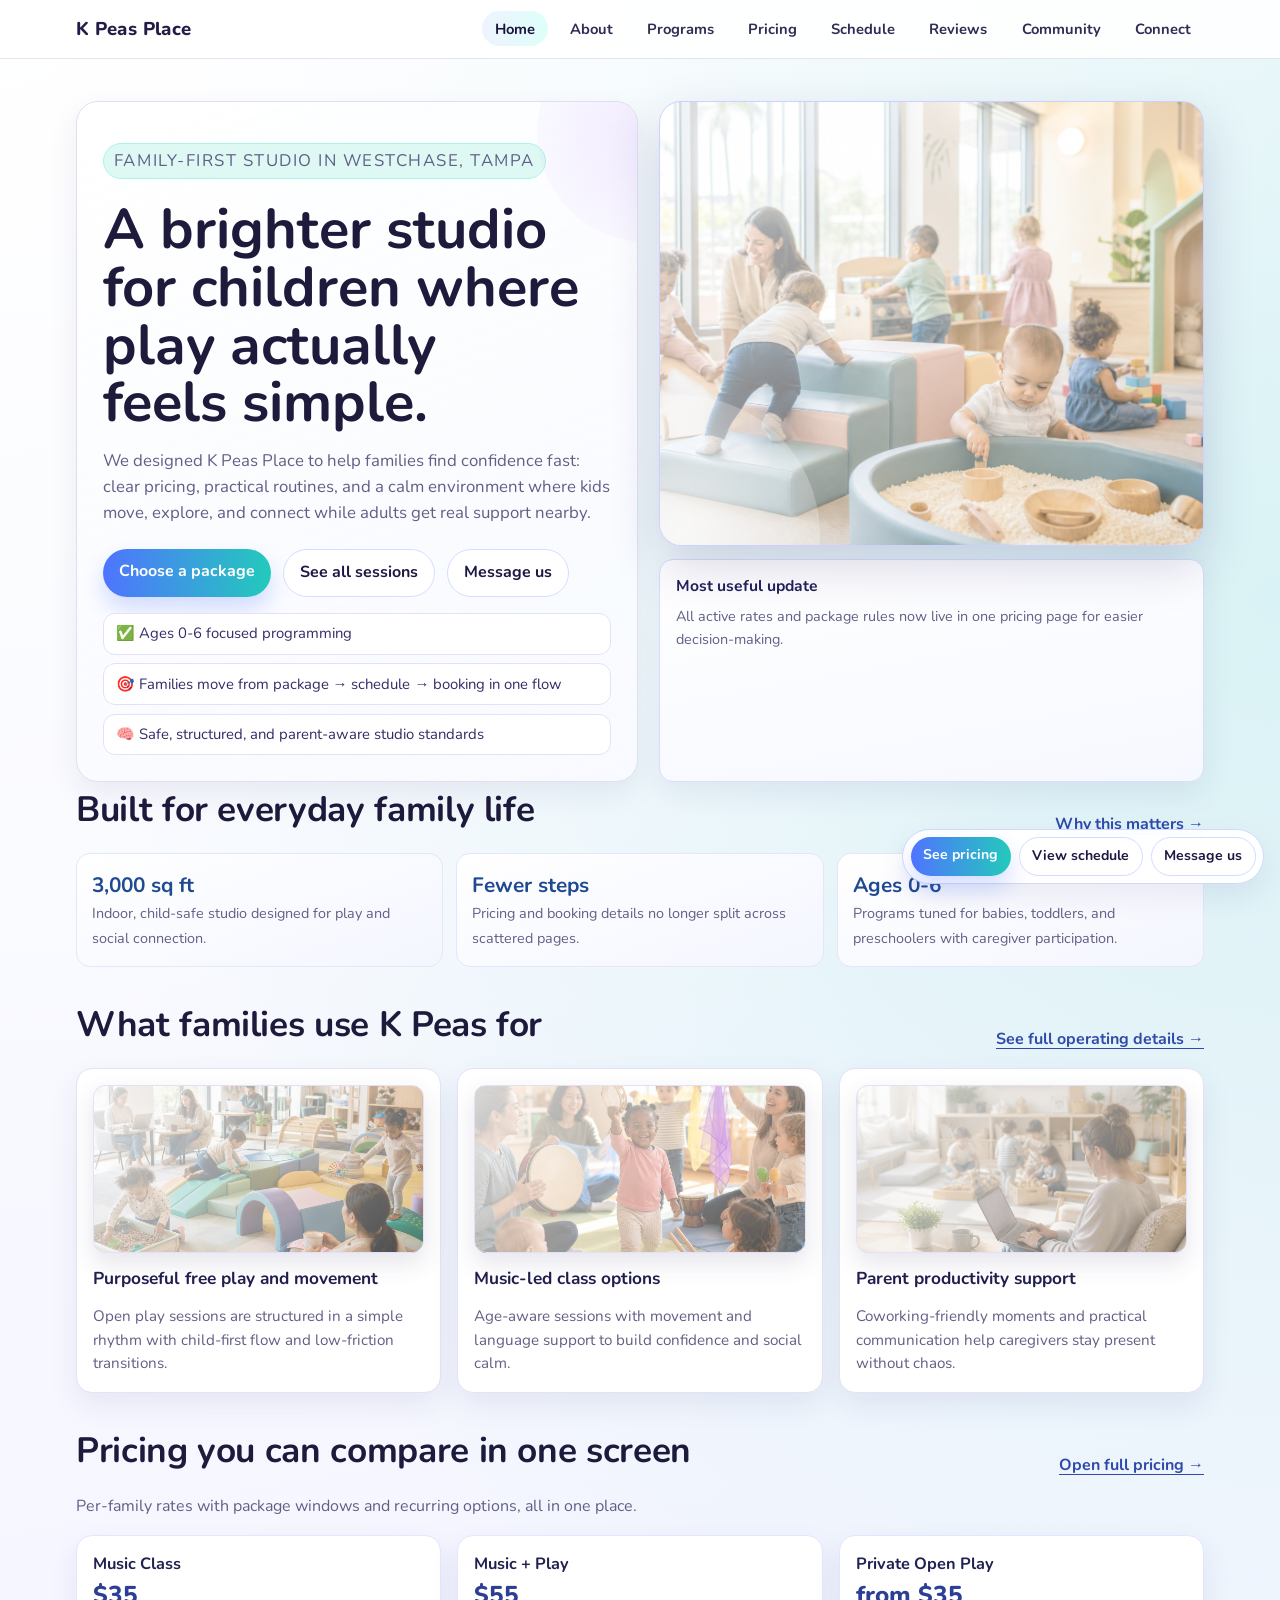
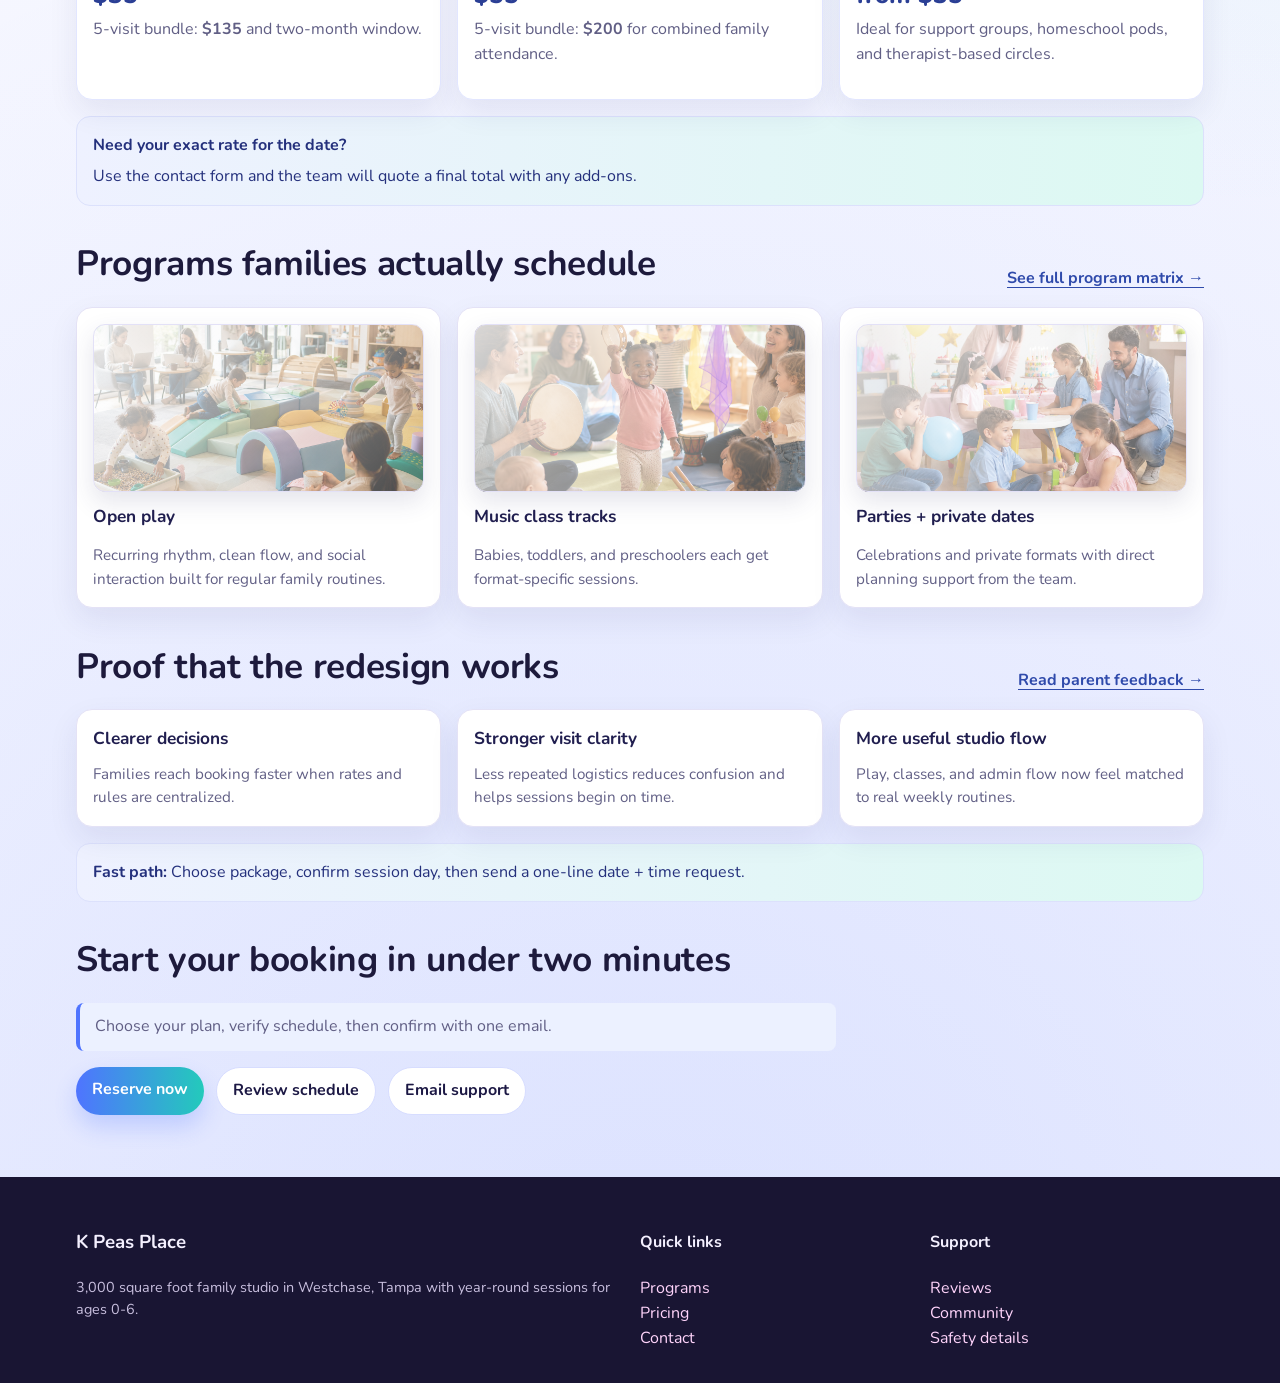
<file: index.html>
<!DOCTYPE html>
<html lang="en">
<head>
  <meta charset="UTF-8" />
  <meta name="viewport" content="width=device-width, initial-scale=1.0" />
  <title>K Peas Place | Home</title>
  <meta name="description" content="K Peas Place is a children-first, premium studio in Tampa Westchase for babies, toddlers, and preschoolers with clearer pricing, schedule, and reservation flow." />
  <meta name="robots" content="index, follow" />
  <link rel="preconnect" href="https://fonts.googleapis.com" />
  <link rel="preconnect" href="https://fonts.gstatic.com" crossorigin />
  <link href="https://fonts.googleapis.com/css2?family=Nunito:wght@400;600;700;800&family=Poppins:wght@500;700;800&display=swap" rel="stylesheet" />
  <link rel="stylesheet" href="styles.css" />
</head>
<body>
  <header class="site-header">
    <div class="nav-shell">
      <a class="brand" href="index.html">K Peas Place</a>
      <button id="menu-toggle" class="nav-toggle" type="button" aria-expanded="false" aria-controls="main-nav">Menu</button>
      <nav id="main-nav" class="main-nav" aria-label="Main navigation">
        <ul>
          <li><a href="index.html" aria-current="page">Home</a></li>
          <li><a href="about.html">About</a></li>
          <li><a href="programs.html">Programs</a></li>
          <li><a href="pricing.html">Pricing</a></li>
          <li><a href="programs.html#schedule">Schedule</a></li>
          <li><a href="reviews.html">Reviews</a></li>
          <li><a href="community.html">Community</a></li>
          <li><a href="connect.html">Connect</a></li>
        </ul>
      </nav>
    </div>
  </header>

  <main>
    <section class="hero" aria-labelledby="hero-title">
      <div class="hero-copy">
        <p class="eyebrow">Family-first studio in Westchase, Tampa</p>
        <h1 id="hero-title">A brighter studio for children where play actually feels simple.</h1>
        <p>
          We designed K Peas Place to help families find confidence fast: clear pricing, practical routines,
          and a calm environment where kids move, explore, and connect while adults get real support nearby.
        </p>
        <div class="hero-actions">
          <a class="button primary" href="pricing.html#how-to-book">Choose a package</a>
          <a class="button secondary" href="programs.html">See all sessions</a>
          <a class="button secondary" href="connect.html">Message us</a>
        </div>
        <div class="hero-highlight">
          <div class="hero-highlight-item">✅ Ages 0-6 focused programming</div>
          <div class="hero-highlight-item">🎯 Families move from package → schedule → booking in one flow</div>
          <div class="hero-highlight-item">🧠 Safe, structured, and parent-aware studio standards</div>
        </div>
      </div>
      <div class="hero-media-wrap">
        <div class="hero-visual" aria-hidden="true"></div>
        <div class="hero-mini-card">
          <h3>Most useful update</h3>
          <p>All active rates and package rules now live in one pricing page for easier decision-making.</p>
        </div>
      </div>
    </section>

    <section class="section" aria-labelledby="home-pillars">
      <div class="section-title-row">
        <h2 id="home-pillars">Built for everyday family life</h2>
        <a href="about.html">Why this matters →</a>
      </div>
      <div class="stat-grid">
        <article class="stat-card">
          <strong>3,000 sq ft</strong>
          <span>Indoor, child-safe studio designed for play and social connection.</span>
        </article>
        <article class="stat-card">
          <strong>Fewer steps</strong>
          <span>Pricing and booking details no longer split across scattered pages.</span>
        </article>
        <article class="stat-card">
          <strong>Ages 0-6</strong>
          <span>Programs tuned for babies, toddlers, and preschoolers with caregiver participation.</span>
        </article>
      </div>
    </section>

    <section class="section" id="overview">
      <div class="section-title-row">
        <h2>What families use K Peas for</h2>
        <a href="about.html">See full operating details →</a>
      </div>
      <div class="quick-grid">
        <article class="card media-card">
          <div class="media-card-media" style="--media-image:url('assets/images/open-play-tile.png')"></div>
          <h3>Purposeful free play and movement</h3>
          <p>Open play sessions are structured in a simple rhythm with child-first flow and low-friction transitions.</p>
        </article>
        <article class="card media-card">
          <div class="media-card-media" style="--media-image:url('assets/images/music-class-tile.png')"></div>
          <h3>Music-led class options</h3>
          <p>Age-aware sessions with movement and language support to build confidence and social calm.</p>
        </article>
        <article class="card media-card">
          <div class="media-card-media" style="--media-image:url('assets/images/coworking-tile.png')"></div>
          <h3>Parent productivity support</h3>
          <p>Coworking-friendly moments and practical communication help caregivers stay present without chaos.</p>
        </article>
      </div>
    </section>

    <section class="section" id="pricing-preview">
      <div class="section-head">
        <h2>Pricing you can compare in one screen</h2>
        <a href="pricing.html#pricing-rates">Open full pricing →</a>
      </div>
      <p>Per-family rates with package windows and recurring options, all in one place.</p>
      <div class="price-grid">
        <article class="price-card">
          <h3>Music Class</h3>
          <p class="price">$35</p>
          <p>5-visit bundle: <strong>$135</strong> and two-month window.</p>
        </article>
        <article class="price-card">
          <h3>Music + Play</h3>
          <p class="price">$55</p>
          <p>5-visit bundle: <strong>$200</strong> for combined family attendance.</p>
        </article>
        <article class="price-card">
          <h3>Private Open Play</h3>
          <p class="price">from $35</p>
          <p>Ideal for support groups, homeschool pods, and therapist-based circles.</p>
        </article>
      </div>
      <div class="price-strip">
        <strong>Need your exact rate for the date?</strong> Use the contact form and the team will quote a final total with any add-ons.
      </div>
    </section>

    <section class="section" id="program-preview">
      <div class="section-title-row">
        <h2>Programs families actually schedule</h2>
        <a href="programs.html">See full program matrix →</a>
      </div>
      <div class="program-grid">
        <article class="card media-card">
          <div class="media-card-media" style="--media-image:url('assets/images/open-play-tile.png')"></div>
          <h3>Open play</h3>
          <p>Recurring rhythm, clean flow, and social interaction built for regular family routines.</p>
        </article>
        <article class="card media-card">
          <div class="media-card-media" style="--media-image:url('assets/images/music-class-tile.png')"></div>
          <h3>Music class tracks</h3>
          <p>Babies, toddlers, and preschoolers each get format-specific sessions.</p>
        </article>
        <article class="card media-card">
          <div class="media-card-media" style="--media-image:url('assets/images/birthday-party-tile.png')"></div>
          <h3>Parties + private dates</h3>
          <p>Celebrations and private formats with direct planning support from the team.</p>
        </article>
      </div>
    </section>

    <section class="section" id="proof">
      <div class="section-title-row">
        <h2>Proof that the redesign works</h2>
        <a href="reviews.html">Read parent feedback →</a>
      </div>
      <div class="proof-grid">
        <article class="card">
          <h3>Clearer decisions</h3>
          <p>Families reach booking faster when rates and rules are centralized.</p>
        </article>
        <article class="card">
          <h3>Stronger visit clarity</h3>
          <p>Less repeated logistics reduces confusion and helps sessions begin on time.</p>
        </article>
        <article class="card">
          <h3>More useful studio flow</h3>
          <p>Play, classes, and admin flow now feel matched to real weekly routines.</p>
        </article>
      </div>
      <div class="proof-strip">
        <strong>Fast path:</strong> Choose package, confirm session day, then send a one-line date + time request.
      </div>
    </section>

    <section class="section" id="next-step">
      <h2>Start your booking in under two minutes</h2>
      <p class="summary">Choose your plan, verify schedule, then confirm with one email.</p>
      <div class="hero-actions">
        <a class="button primary" href="pricing.html#how-to-book">Reserve now</a>
        <a class="button secondary" href="programs.html#schedule">Review schedule</a>
        <a class="button secondary" href="mailto:kpeasplace@gmail.com">Email support</a>
      </div>
    </section>
  </main>

  <footer class="site-footer">
    <div class="content">
      <div>
        <h3>K Peas Place</h3>
        <p class="footer-note">3,000 square foot family studio in Westchase, Tampa with year-round sessions for ages 0-6.</p>
      </div>
      <div>
        <h4>Quick links</h4>
        <a href="programs.html">Programs</a><br />
        <a href="pricing.html">Pricing</a><br />
        <a href="connect.html">Contact</a>
      </div>
      <div>
        <h4>Support</h4>
        <a href="reviews.html">Reviews</a><br />
        <a href="community.html">Community</a><br />
        <a href="about.html#safety">Safety details</a>
      </div>
    </div>
  </footer>

  <script src="script.js"></script>
</body>
</html>
</file>
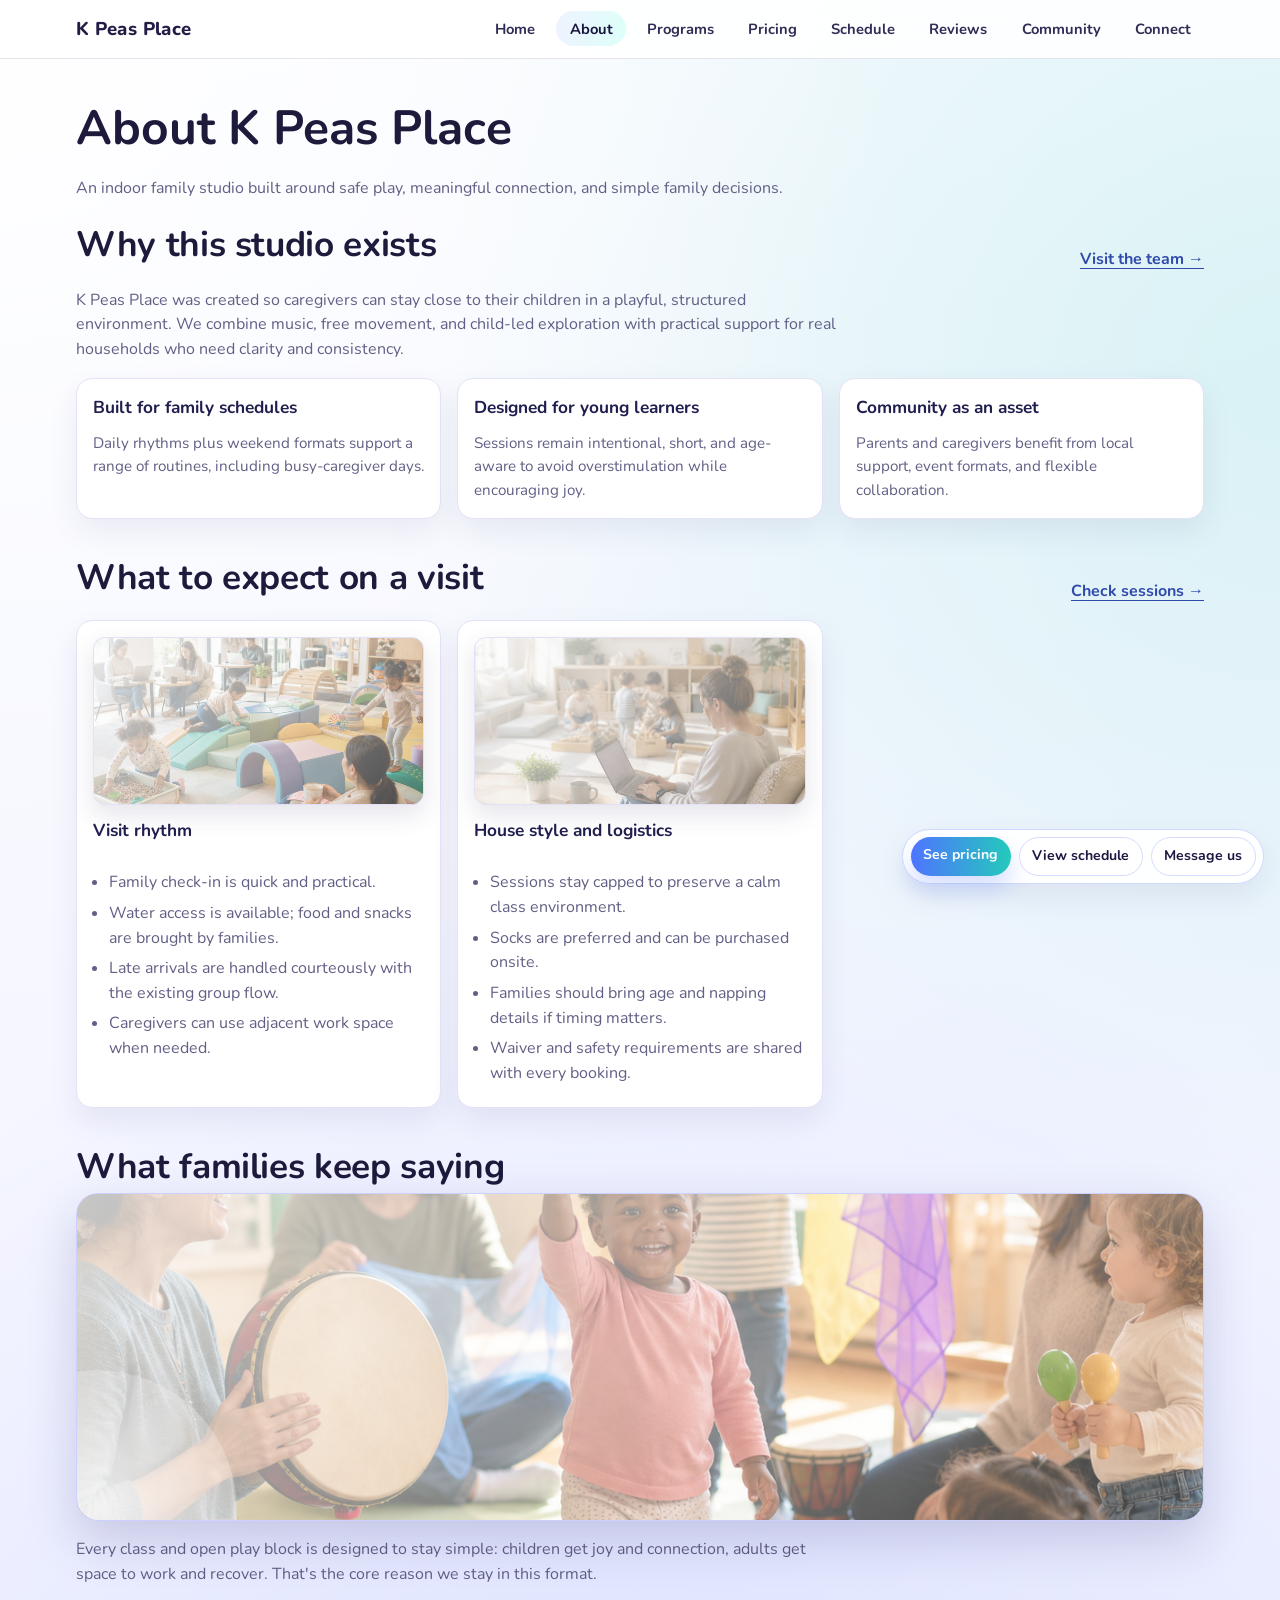
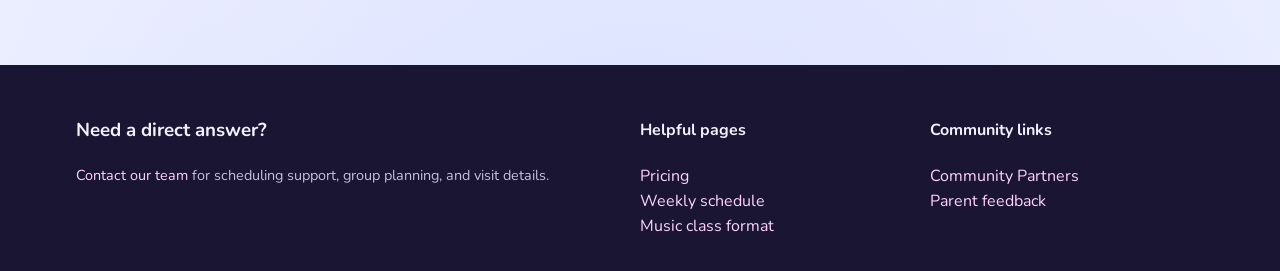
<file: about.html>
<!DOCTYPE html>
<html lang="en">
<head>
  <meta charset="UTF-8" />
  <meta name="viewport" content="width=device-width, initial-scale=1.0" />
  <title>About K Peas Place</title>
  <link rel="preconnect" href="https://fonts.googleapis.com" />
  <link rel="preconnect" href="https://fonts.gstatic.com" crossorigin />
  <link href="https://fonts.googleapis.com/css2?family=Nunito:wght@400;600;700;800&family=Poppins:wght@500;700;800&display=swap" rel="stylesheet" />
  <link rel="stylesheet" href="styles.css" />
</head>
<body>
  <header class="site-header">
    <div class="nav-shell">
      <a class="brand" href="index.html">K Peas Place</a>
      <button id="menu-toggle" class="nav-toggle" type="button" aria-expanded="false" aria-controls="main-nav">Menu</button>
      <nav id="main-nav" class="main-nav" aria-label="Main navigation">
        <ul>
          <li><a href="index.html">Home</a></li>
          <li><a href="about.html" aria-current="page">About</a></li>
          <li><a href="programs.html">Programs</a></li>
          <li><a href="pricing.html">Pricing</a></li>
          <li><a href="programs.html#schedule">Schedule</a></li>
          <li><a href="reviews.html">Reviews</a></li>
          <li><a href="community.html">Community</a></li>
          <li><a href="connect.html">Connect</a></li>
        </ul>
      </nav>
    </div>
  </header>

  <div class="page-head">
    <h1>About K Peas Place</h1>
    <p>An indoor family studio built around safe play, meaningful connection, and simple family decisions.</p>
  </div>

  <main>
    <section class="section">
      <div class="section-title-row">
        <h2>Why this studio exists</h2>
        <a href="connect.html">Visit the team →</a>
      </div>
      <p>
        K Peas Place was created so caregivers can stay close to their children in a playful,
        structured environment. We combine music, free movement, and child-led exploration with
        practical support for real households who need clarity and consistency.
      </p>
      <div class="proof-grid">
        <article class="card">
          <h3>Built for family schedules</h3>
          <p>Daily rhythms plus weekend formats support a range of routines, including busy-caregiver days.</p>
        </article>
        <article class="card">
          <h3>Designed for young learners</h3>
          <p>Sessions remain intentional, short, and age-aware to avoid overstimulation while encouraging joy.</p>
        </article>
        <article class="card">
          <h3>Community as an asset</h3>
          <p>Parents and caregivers benefit from local support, event formats, and flexible collaboration.</p>
        </article>
      </div>
    </section>

    <section class="section" id="safety">
      <div class="section-title-row">
        <h2>What to expect on a visit</h2>
        <a href="programs.html">Check sessions →</a>
      </div>
      <div class="grid-2">
        <article class="card media-card">
          <div class="media-card-media" style="--media-image:url('assets/images/open-play-tile.png')"></div>
          <h3>Visit rhythm</h3>
          <ul class="benefit-list">
            <li>Family check-in is quick and practical.</li>
            <li>Water access is available; food and snacks are brought by families.</li>
            <li>Late arrivals are handled courteously with the existing group flow.</li>
            <li>Caregivers can use adjacent work space when needed.</li>
          </ul>
        </article>
        <article class="card media-card">
          <div class="media-card-media" style="--media-image:url('assets/images/coworking-tile.png')"></div>
          <h3>House style and logistics</h3>
          <ul class="benefit-list">
            <li>Sessions stay capped to preserve a calm class environment.</li>
            <li>Socks are preferred and can be purchased onsite.</li>
            <li>Families should bring age and napping details if timing matters.</li>
            <li>Waiver and safety requirements are shared with every booking.</li>
          </ul>
        </article>
      </div>
    </section>

    <section class="section">
      <h2>What families keep saying</h2>
      <div class="hero-visual hero-visual--music-class" aria-hidden="true"></div>
      <p>
        Every class and open play block is designed to stay simple: children get joy and connection,
        adults get space to work and recover. That's the core reason we stay in this format.
      </p>
    </section>
  </main>

  <footer class="site-footer">
    <div class="content">
      <div>
        <h3>Need a direct answer?</h3>
        <p class="footer-note"><a href="connect.html">Contact our team</a> for scheduling support, group planning, and visit details.</p>
      </div>
      <div>
        <h4>Helpful pages</h4>
        <a href="pricing.html">Pricing</a><br />
        <a href="programs.html#schedule">Weekly schedule</a><br />
        <a href="programs.html#classes">Music class format</a>
      </div>
      <div>
        <h4>Community links</h4>
        <a href="community.html">Community Partners</a><br />
        <a href="reviews.html">Parent feedback</a>
      </div>
    </div>
  </footer>

  <script src="script.js"></script>
</body>
</html>
</file>
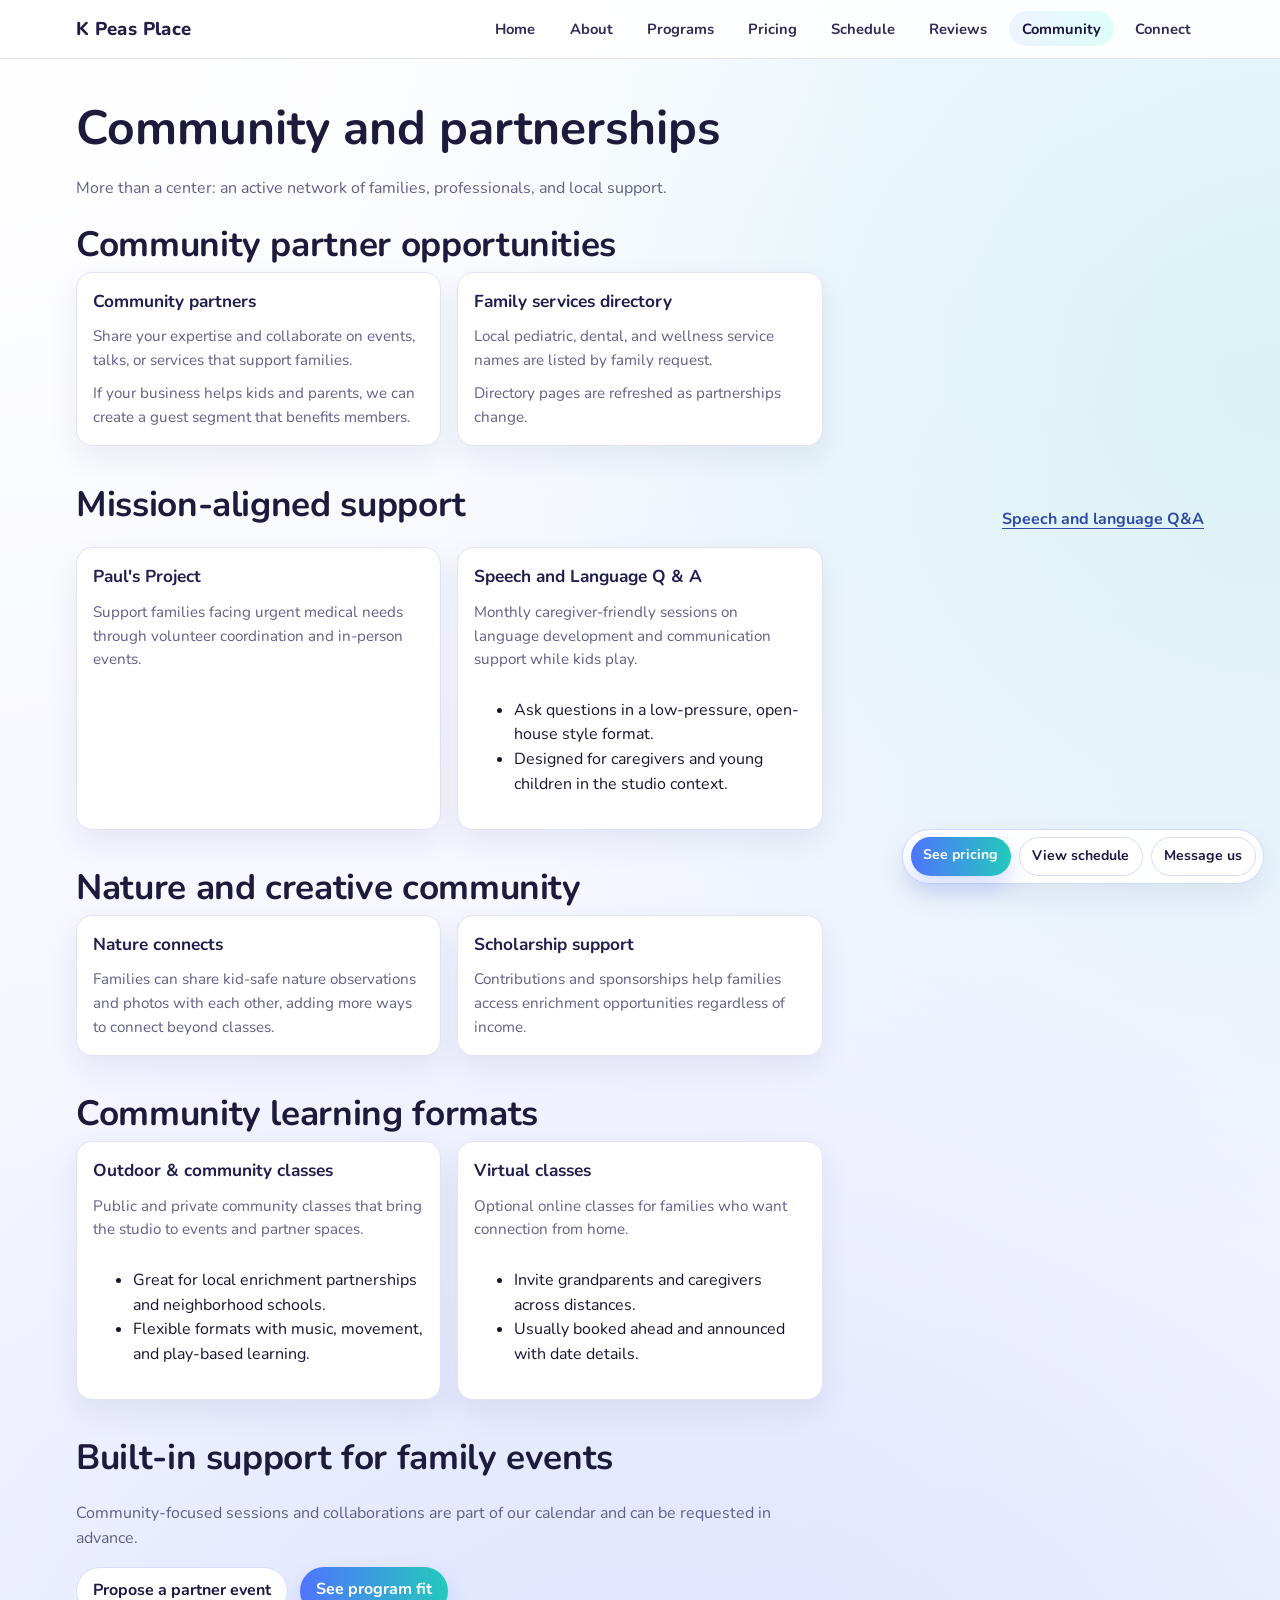
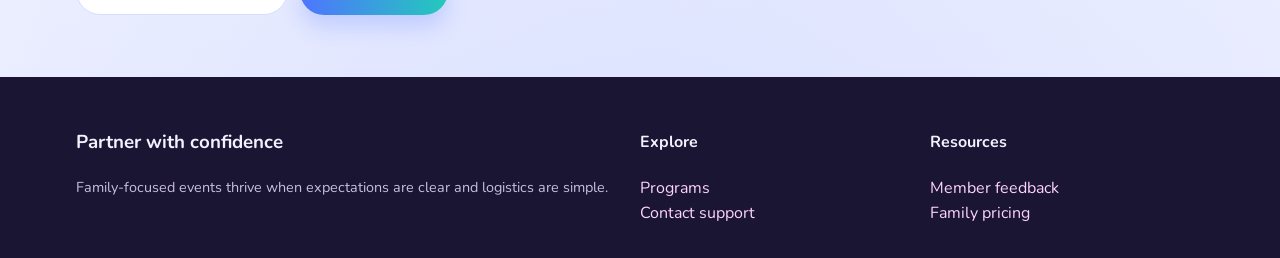
<file: community.html>
<!DOCTYPE html>
<html lang="en">
<head>
  <meta charset="UTF-8" />
  <meta name="viewport" content="width=device-width, initial-scale=1.0" />
  <title>Community | K Peas Place</title>
  <link rel="preconnect" href="https://fonts.googleapis.com" />
  <link rel="preconnect" href="https://fonts.gstatic.com" crossorigin />
  <link href="https://fonts.googleapis.com/css2?family=Nunito:wght@400;600;700;800&family=Poppins:wght@500;700;800&display=swap" rel="stylesheet" />
  <link rel="stylesheet" href="styles.css" />
</head>
<body>
  <header class="site-header">
    <div class="nav-shell">
      <a class="brand" href="index.html">K Peas Place</a>
      <button id="menu-toggle" class="nav-toggle" type="button" aria-expanded="false" aria-controls="main-nav">Menu</button>
      <nav id="main-nav" class="main-nav" aria-label="Main navigation">
        <ul>
          <li><a href="index.html">Home</a></li>
          <li><a href="about.html">About</a></li>
          <li><a href="programs.html">Programs</a></li>
          <li><a href="pricing.html">Pricing</a></li>
          <li><a href="programs.html#schedule">Schedule</a></li>
          <li><a href="reviews.html">Reviews</a></li>
          <li><a href="community.html" aria-current="page">Community</a></li>
          <li><a href="connect.html">Connect</a></li>
        </ul>
      </nav>
    </div>
  </header>

  <div class="page-head">
    <h1>Community and partnerships</h1>
    <p>More than a center: an active network of families, professionals, and local support.</p>
  </div>

  <main>
    <section class="section" id="community-directory">
      <h2>Community partner opportunities</h2>
      <div class="card-grid">
        <article class="program-card">
          <h3>Community partners</h3>
          <p>Share your expertise and collaborate on events, talks, or services that support families.</p>
          <p>If your business helps kids and parents, we can create a guest segment that benefits members.</p>
        </article>
        <article class="program-card">
          <h3>Family services directory</h3>
          <p>Local pediatric, dental, and wellness service names are listed by family request.</p>
          <p>Directory pages are refreshed as partnerships change.</p>
        </article>
      </div>
    </section>

    <section class="section">
      <div class="section-title-row">
        <h2>Mission-aligned support</h2>
        <a href="#speech-qna">Speech and language Q&amp;A</a>
      </div>
      <div class="page-grid">
        <article class="program-card" id="pauls-project">
          <h3>Paul's Project</h3>
          <p>Support families facing urgent medical needs through volunteer coordination and in-person events.</p>
        </article>
        <article class="program-card" id="speech-qna">
          <h3>Speech and Language Q &amp; A</h3>
          <p>Monthly caregiver-friendly sessions on language development and communication support while kids play.</p>
          <ul>
            <li>Ask questions in a low-pressure, open-house style format.</li>
            <li>Designed for caregivers and young children in the studio context.</li>
          </ul>
        </article>
      </div>
    </section>

    <section class="section">
      <h2>Nature and creative community</h2>
      <div class="page-grid">
        <article class="program-card" id="ladybug">
          <h3>Nature connects</h3>
          <p>Families can share kid-safe nature observations and photos with each other, adding more ways to connect beyond classes.</p>
        </article>
        <article class="program-card" id="scholarships">
          <h3>Scholarship support</h3>
          <p>Contributions and sponsorships help families access enrichment opportunities regardless of income.</p>
        </article>
      </div>
    </section>

    <section class="section">
      <h2>Community learning formats</h2>
      <div class="card-grid">
        <article class="program-card" id="outdoor">
          <h3>Outdoor &amp; community classes</h3>
          <p>Public and private community classes that bring the studio to events and partner spaces.</p>
          <ul>
            <li>Great for local enrichment partnerships and neighborhood schools.</li>
            <li>Flexible formats with music, movement, and play-based learning.</li>
          </ul>
        </article>
        <article class="program-card" id="virtual">
          <h3>Virtual classes</h3>
          <p>Optional online classes for families who want connection from home.</p>
          <ul>
            <li>Invite grandparents and caregivers across distances.</li>
            <li>Usually booked ahead and announced with date details.</li>
          </ul>
        </article>
      </div>
    </section>

    <section class="section">
      <h2>Built-in support for family events</h2>
      <p>Community-focused sessions and collaborations are part of our calendar and can be requested in advance.</p>
      <div class="hero-actions section-cta-gap">
        <a class="button secondary" href="connect.html">Propose a partner event</a>
        <a class="button primary" href="programs.html">See program fit</a>
      </div>
    </section>
  </main>

  <footer class="site-footer">
    <div class="content">
      <div>
        <h3>Partner with confidence</h3>
        <p class="footer-note">Family-focused events thrive when expectations are clear and logistics are simple.</p>
      </div>
      <div>
        <h4>Explore</h4>
        <a href="programs.html">Programs</a><br />
        <a href="connect.html">Contact support</a>
      </div>
      <div>
        <h4>Resources</h4>
        <a href="reviews.html">Member feedback</a><br />
        <a href="pricing.html">Family pricing</a>
      </div>
    </div>
  </footer>

  <script src="script.js"></script>
</body>
</html>
</file>
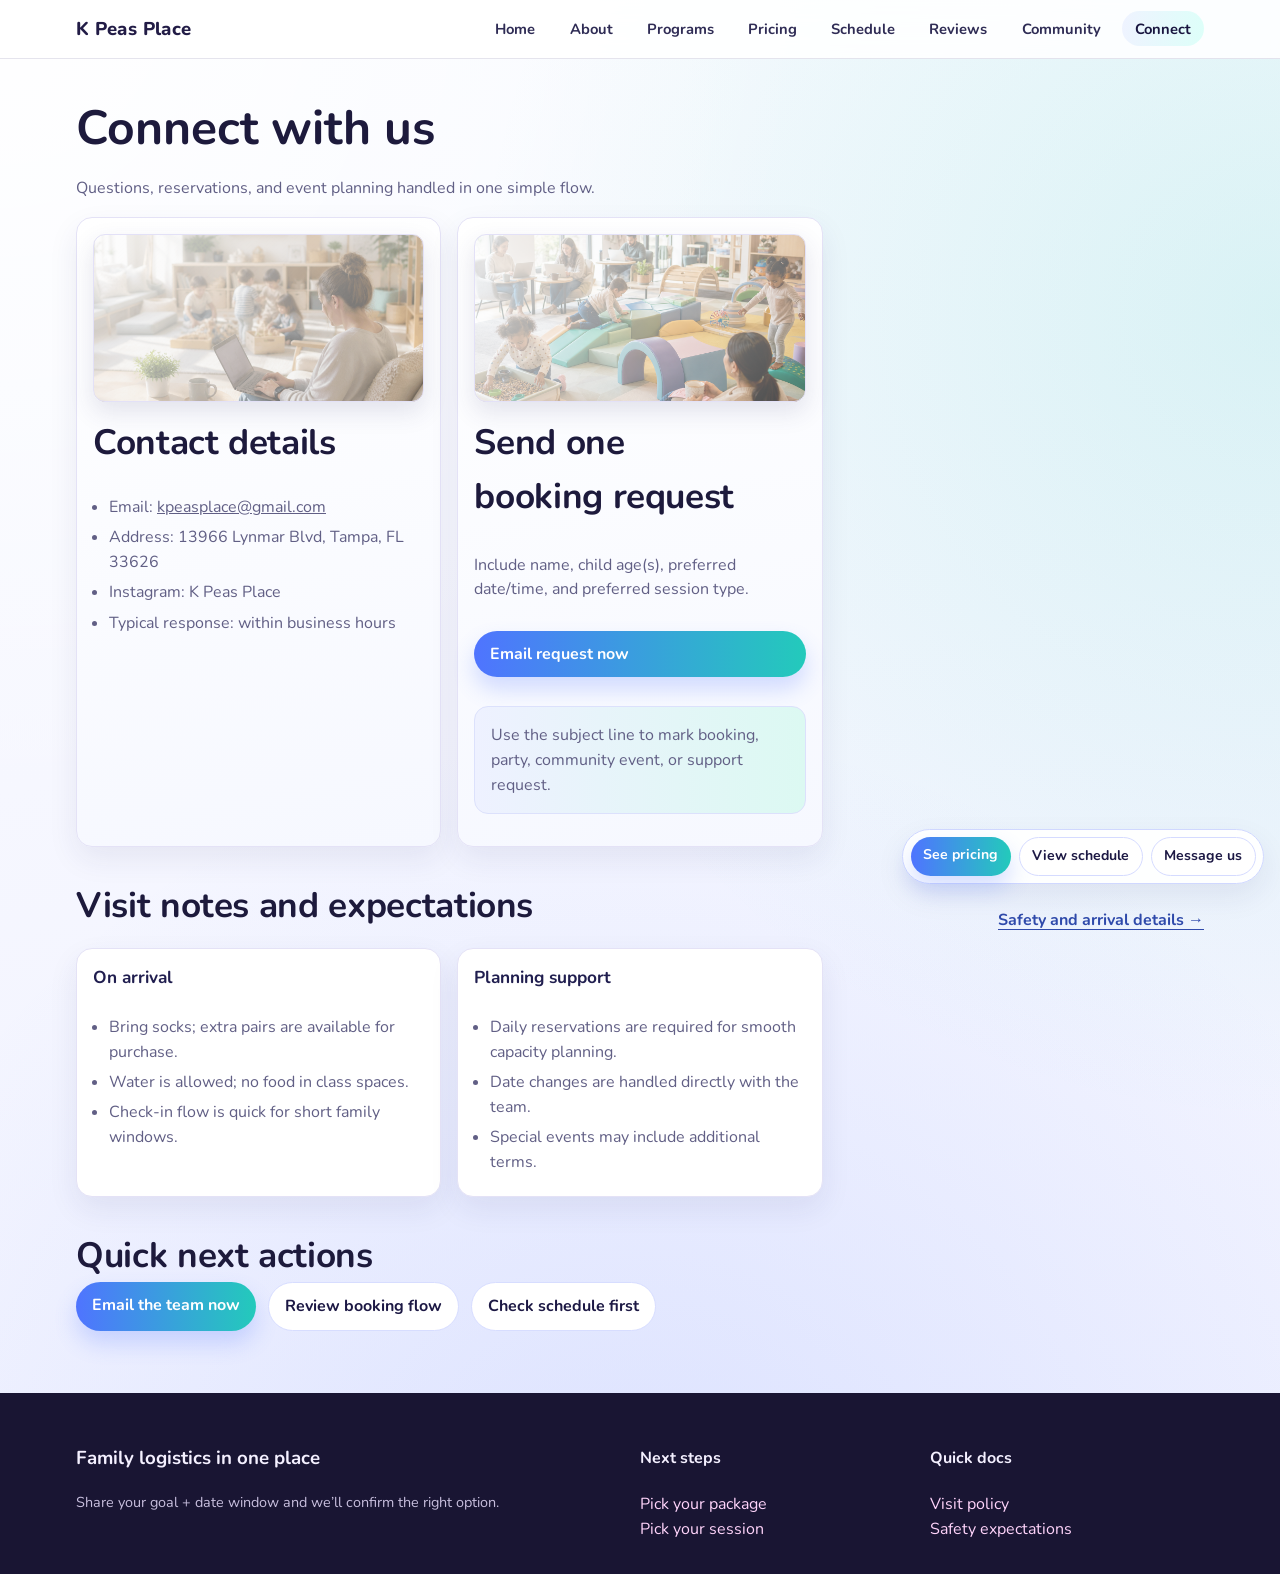
<file: connect.html>
<!DOCTYPE html>
<html lang="en">
<head>
  <meta charset="UTF-8" />
  <meta name="viewport" content="width=device-width, initial-scale=1.0" />
  <title>Connect with K Peas Place</title>
  <link rel="preconnect" href="https://fonts.googleapis.com" />
  <link rel="preconnect" href="https://fonts.gstatic.com" crossorigin />
  <link href="https://fonts.googleapis.com/css2?family=Nunito:wght@400;600;700;800&family=Poppins:wght@500;700;800&display=swap" rel="stylesheet" />
  <link rel="stylesheet" href="styles.css" />
</head>
<body>
  <header class="site-header">
    <div class="nav-shell">
      <a class="brand" href="index.html">K Peas Place</a>
      <button id="menu-toggle" class="nav-toggle" type="button" aria-expanded="false" aria-controls="main-nav">Menu</button>
      <nav id="main-nav" class="main-nav" aria-label="Main navigation">
        <ul>
          <li><a href="index.html">Home</a></li>
          <li><a href="about.html">About</a></li>
          <li><a href="programs.html">Programs</a></li>
          <li><a href="pricing.html">Pricing</a></li>
          <li><a href="programs.html#schedule">Schedule</a></li>
          <li><a href="reviews.html">Reviews</a></li>
          <li><a href="community.html">Community</a></li>
          <li><a href="connect.html" aria-current="page">Connect</a></li>
        </ul>
      </nav>
    </div>
  </header>

  <div class="page-head">
    <h1>Connect with us</h1>
    <p>Questions, reservations, and event planning handled in one simple flow.</p>
  </div>

  <main>
    <section class="section">
      <div class="page-grid">
        <article class="contact-mini media-card">
          <div class="media-card-media" style="--media-image:url('assets/images/coworking-tile.png')"></div>
          <h2>Contact details</h2>
          <ul class="benefit-list">
            <li>Email: <a href="mailto:kpeasplace@gmail.com">kpeasplace@gmail.com</a></li>
            <li>Address: 13966 Lynmar Blvd, Tampa, FL 33626</li>
            <li>Instagram: K Peas Place</li>
            <li>Typical response: within business hours</li>
          </ul>
        </article>

        <article class="form-box media-card">
          <div class="media-card-media" style="--media-image:url('assets/images/open-play-tile.png')"></div>
          <h2>Send one booking request</h2>
          <p>Include name, child age(s), preferred date/time, and preferred session type.</p>
          <a class="button primary cta-inline" href="mailto:kpeasplace@gmail.com?subject=Booking%20or%20visit%20request&body=Name:%0D%0AChildren:%20age(s):%0D%0AProgram%20interest:%0D%0APreferred%20date%20and%20time:%0D%0AEmail:%20">Email request now</a>
          <p class="schedule-note">Use the subject line to mark booking, party, community event, or support request.</p>
        </article>
      </div>
    </section>

    <section class="section">
      <div class="section-title-row">
        <h2>Visit notes and expectations</h2>
        <a href="about.html#safety">Safety and arrival details →</a>
      </div>
      <div class="program-grid">
        <article class="card">
          <h3>On arrival</h3>
          <ul class="benefit-list">
            <li>Bring socks; extra pairs are available for purchase.</li>
            <li>Water is allowed; no food in class spaces.</li>
            <li>Check-in flow is quick for short family windows.</li>
          </ul>
        </article>
        <article class="card">
          <h3>Planning support</h3>
          <ul class="benefit-list">
            <li>Daily reservations are required for smooth capacity planning.</li>
            <li>Date changes are handled directly with the team.</li>
            <li>Special events may include additional terms.</li>
          </ul>
        </article>
      </div>
    </section>

    <section class="section">
      <h2>Quick next actions</h2>
      <div class="hero-actions">
        <a class="button primary" href="mailto:kpeasplace@gmail.com">Email the team now</a>
        <a class="button secondary" href="pricing.html#how-to-book">Review booking flow</a>
        <a class="button secondary" href="programs.html#schedule">Check schedule first</a>
      </div>
    </section>
  </main>

  <footer class="site-footer">
    <div class="content">
      <div>
        <h3>Family logistics in one place</h3>
        <p class="footer-note">Share your goal + date window and we’ll confirm the right option.</p>
      </div>
      <div>
        <h4>Next steps</h4>
        <a href="pricing.html">Pick your package</a><br />
        <a href="programs.html">Pick your session</a>
      </div>
      <div>
        <h4>Quick docs</h4>
        <a href="pricing.html#booking-policy">Visit policy</a><br />
        <a href="about.html#safety">Safety expectations</a>
      </div>
    </div>
  </footer>

  <script src="script.js"></script>
</body>
</html>
</file>
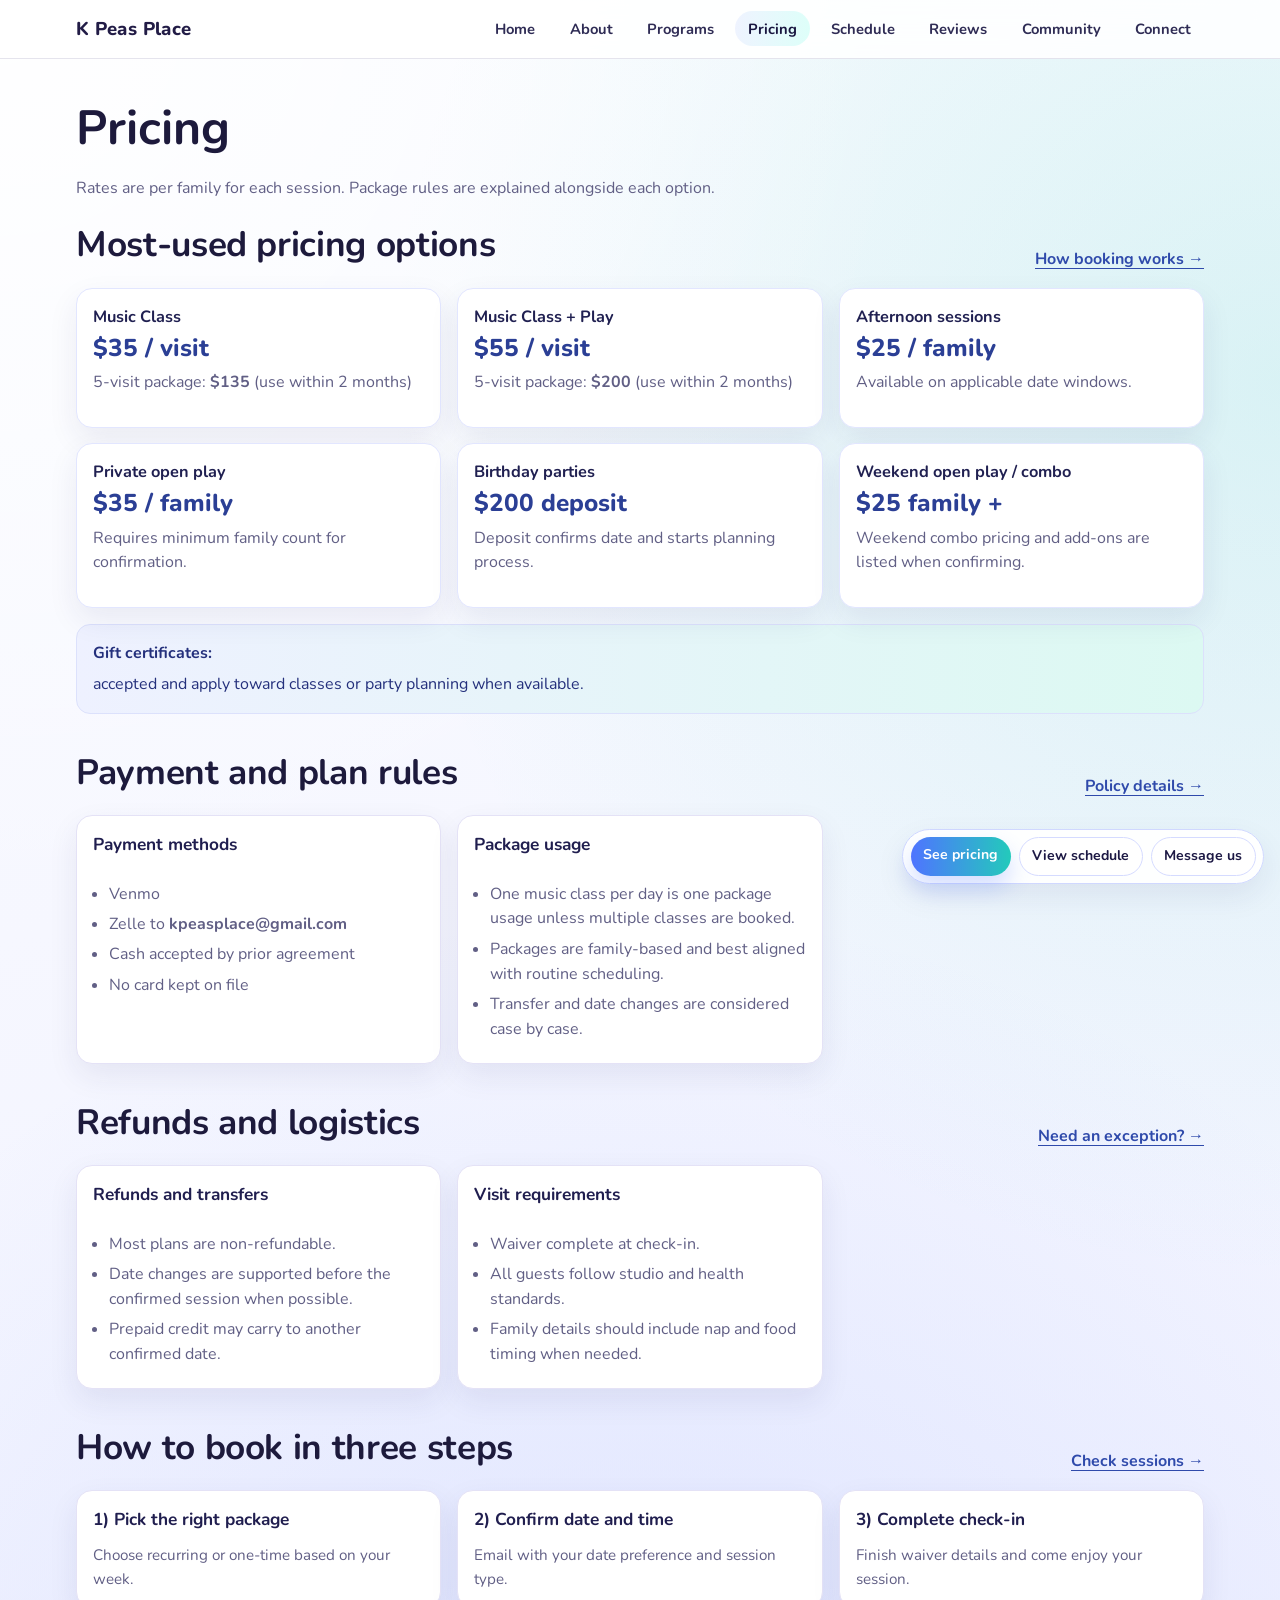
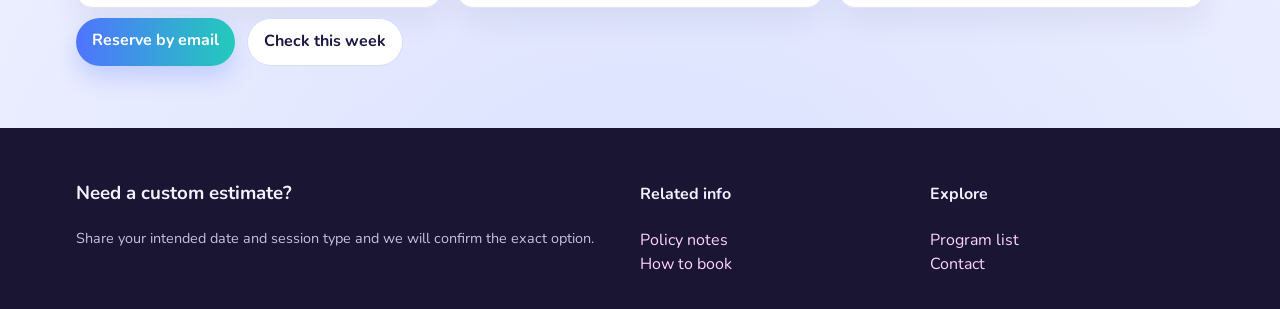
<file: pricing.html>
<!DOCTYPE html>
<html lang="en">
<head>
  <meta charset="UTF-8" />
  <meta name="viewport" content="width=device-width, initial-scale=1.0" />
  <title>Pricing | K Peas Place</title>
  <link rel="preconnect" href="https://fonts.googleapis.com" />
  <link rel="preconnect" href="https://fonts.gstatic.com" crossorigin />
  <link href="https://fonts.googleapis.com/css2?family=Nunito:wght@400;600;700;800&family=Poppins:wght@500;700;800&display=swap" rel="stylesheet" />
  <link rel="stylesheet" href="styles.css" />
</head>
<body>
  <header class="site-header">
    <div class="nav-shell">
      <a class="brand" href="index.html">K Peas Place</a>
      <button id="menu-toggle" class="nav-toggle" type="button" aria-expanded="false" aria-controls="main-nav">Menu</button>
      <nav id="main-nav" class="main-nav" aria-label="Main navigation">
        <ul>
          <li><a href="index.html">Home</a></li>
          <li><a href="about.html">About</a></li>
          <li><a href="programs.html">Programs</a></li>
          <li><a href="pricing.html" aria-current="page">Pricing</a></li>
          <li><a href="programs.html#schedule">Schedule</a></li>
          <li><a href="reviews.html">Reviews</a></li>
          <li><a href="community.html">Community</a></li>
          <li><a href="connect.html">Connect</a></li>
        </ul>
      </nav>
    </div>
  </header>

  <div class="page-head">
    <h1>Pricing</h1>
    <p>Rates are per family for each session. Package rules are explained alongside each option.</p>
  </div>

  <main>
    <section class="section" id="pricing-rates">
      <div class="section-title-row">
        <h2>Most-used pricing options</h2>
        <a href="#how-to-book">How booking works →</a>
      </div>
      <div class="price-grid">
        <article class="price-card">
          <h3>Music Class</h3>
          <p class="price">$35 / visit</p>
          <p>5-visit package: <strong>$135</strong> (use within 2 months)</p>
        </article>
        <article class="price-card">
          <h3>Music Class + Play</h3>
          <p class="price">$55 / visit</p>
          <p>5-visit package: <strong>$200</strong> (use within 2 months)</p>
        </article>
        <article class="price-card">
          <h3>Afternoon sessions</h3>
          <p class="price">$25 / family</p>
          <p>Available on applicable date windows.</p>
        </article>
      </div>
      <div class="price-grid">
        <article class="price-card">
          <h3>Private open play</h3>
          <p class="price">$35 / family</p>
          <p>Requires minimum family count for confirmation.</p>
        </article>
        <article class="price-card">
          <h3>Birthday parties</h3>
          <p class="price">$200 deposit</p>
          <p>Deposit confirms date and starts planning process.</p>
        </article>
        <article class="price-card">
          <h3>Weekend open play / combo</h3>
          <p class="price">$25 family +</p>
          <p>Weekend combo pricing and add-ons are listed when confirming.</p>
        </article>
      </div>
      <div class="price-strip">
        <strong>Gift certificates:</strong> accepted and apply toward classes or party planning when available.
      </div>
    </section>

    <section class="section">
      <div class="section-title-row">
        <h2>Payment and plan rules</h2>
        <a href="#booking-policy">Policy details →</a>
      </div>
      <div class="program-grid">
        <article class="faq-card">
          <h3>Payment methods</h3>
          <ul class="benefit-list">
            <li>Venmo</li>
            <li>Zelle to <strong>kpeasplace@gmail.com</strong></li>
            <li>Cash accepted by prior agreement</li>
            <li>No card kept on file</li>
          </ul>
        </article>
        <article class="faq-card">
          <h3>Package usage</h3>
          <ul class="benefit-list">
            <li>One music class per day is one package usage unless multiple classes are booked.</li>
            <li>Packages are family-based and best aligned with routine scheduling.</li>
            <li>Transfer and date changes are considered case by case.</li>
          </ul>
        </article>
      </div>
    </section>

    <section class="section" id="booking-policy">
      <div class="section-title-row">
        <h2>Refunds and logistics</h2>
        <a href="connect.html">Need an exception? →</a>
      </div>
      <div class="program-grid">
        <article class="faq-card">
          <h3>Refunds and transfers</h3>
          <ul class="benefit-list">
            <li>Most plans are non-refundable.</li>
            <li>Date changes are supported before the confirmed session when possible.</li>
            <li>Prepaid credit may carry to another confirmed date.</li>
          </ul>
        </article>
        <article class="faq-card">
          <h3>Visit requirements</h3>
          <ul class="benefit-list">
            <li>Waiver complete at check-in.</li>
            <li>All guests follow studio and health standards.</li>
            <li>Family details should include nap and food timing when needed.</li>
          </ul>
        </article>
      </div>
    </section>

    <section class="section" id="how-to-book">
      <div class="section-title-row">
        <h2>How to book in three steps</h2>
        <a href="programs.html#schedule">Check sessions →</a>
      </div>
      <div class="program-grid">
        <article class="card">
          <h3>1) Pick the right package</h3>
          <p>Choose recurring or one-time based on your week.</p>
        </article>
        <article class="card">
          <h3>2) Confirm date and time</h3>
          <p>Email with your date preference and session type.</p>
        </article>
        <article class="card">
          <h3>3) Complete check-in</h3>
          <p>Finish waiver details and come enjoy your session.</p>
        </article>
      </div>
      <div class="hero-actions section-cta-gap">
        <a class="button primary" href="mailto:kpeasplace@gmail.com">Reserve by email</a>
        <a class="button secondary" href="programs.html#schedule">Check this week</a>
      </div>
    </section>
  </main>

  <footer class="site-footer">
    <div class="content">
      <div>
        <h3>Need a custom estimate?</h3>
        <p class="footer-note">Share your intended date and session type and we will confirm the exact option.</p>
      </div>
      <div>
        <h4>Related info</h4>
        <a href="#booking-policy">Policy notes</a><br />
        <a href="#how-to-book">How to book</a><br />
      </div>
      <div>
        <h4>Explore</h4>
        <a href="programs.html">Program list</a><br />
        <a href="connect.html">Contact</a>
      </div>
    </div>
  </footer>

  <script src="script.js"></script>
</body>
</html>
</file>
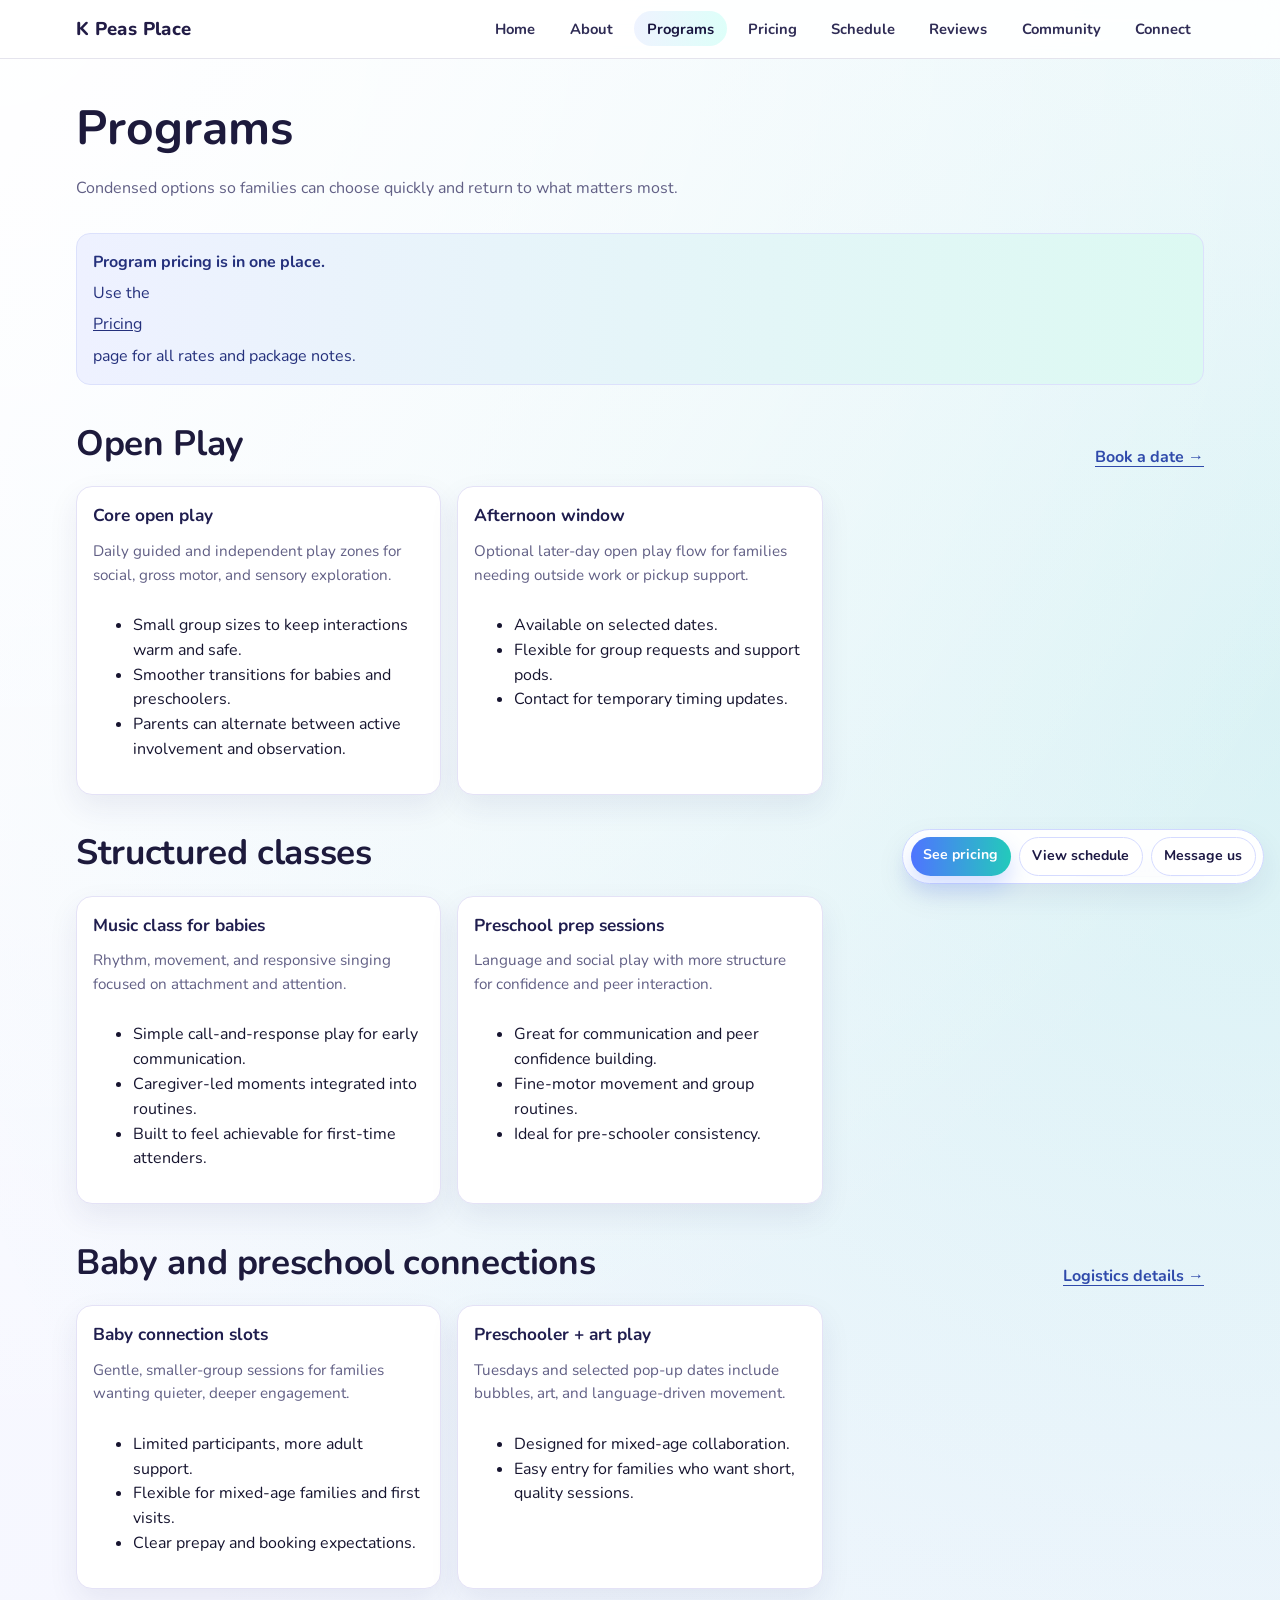
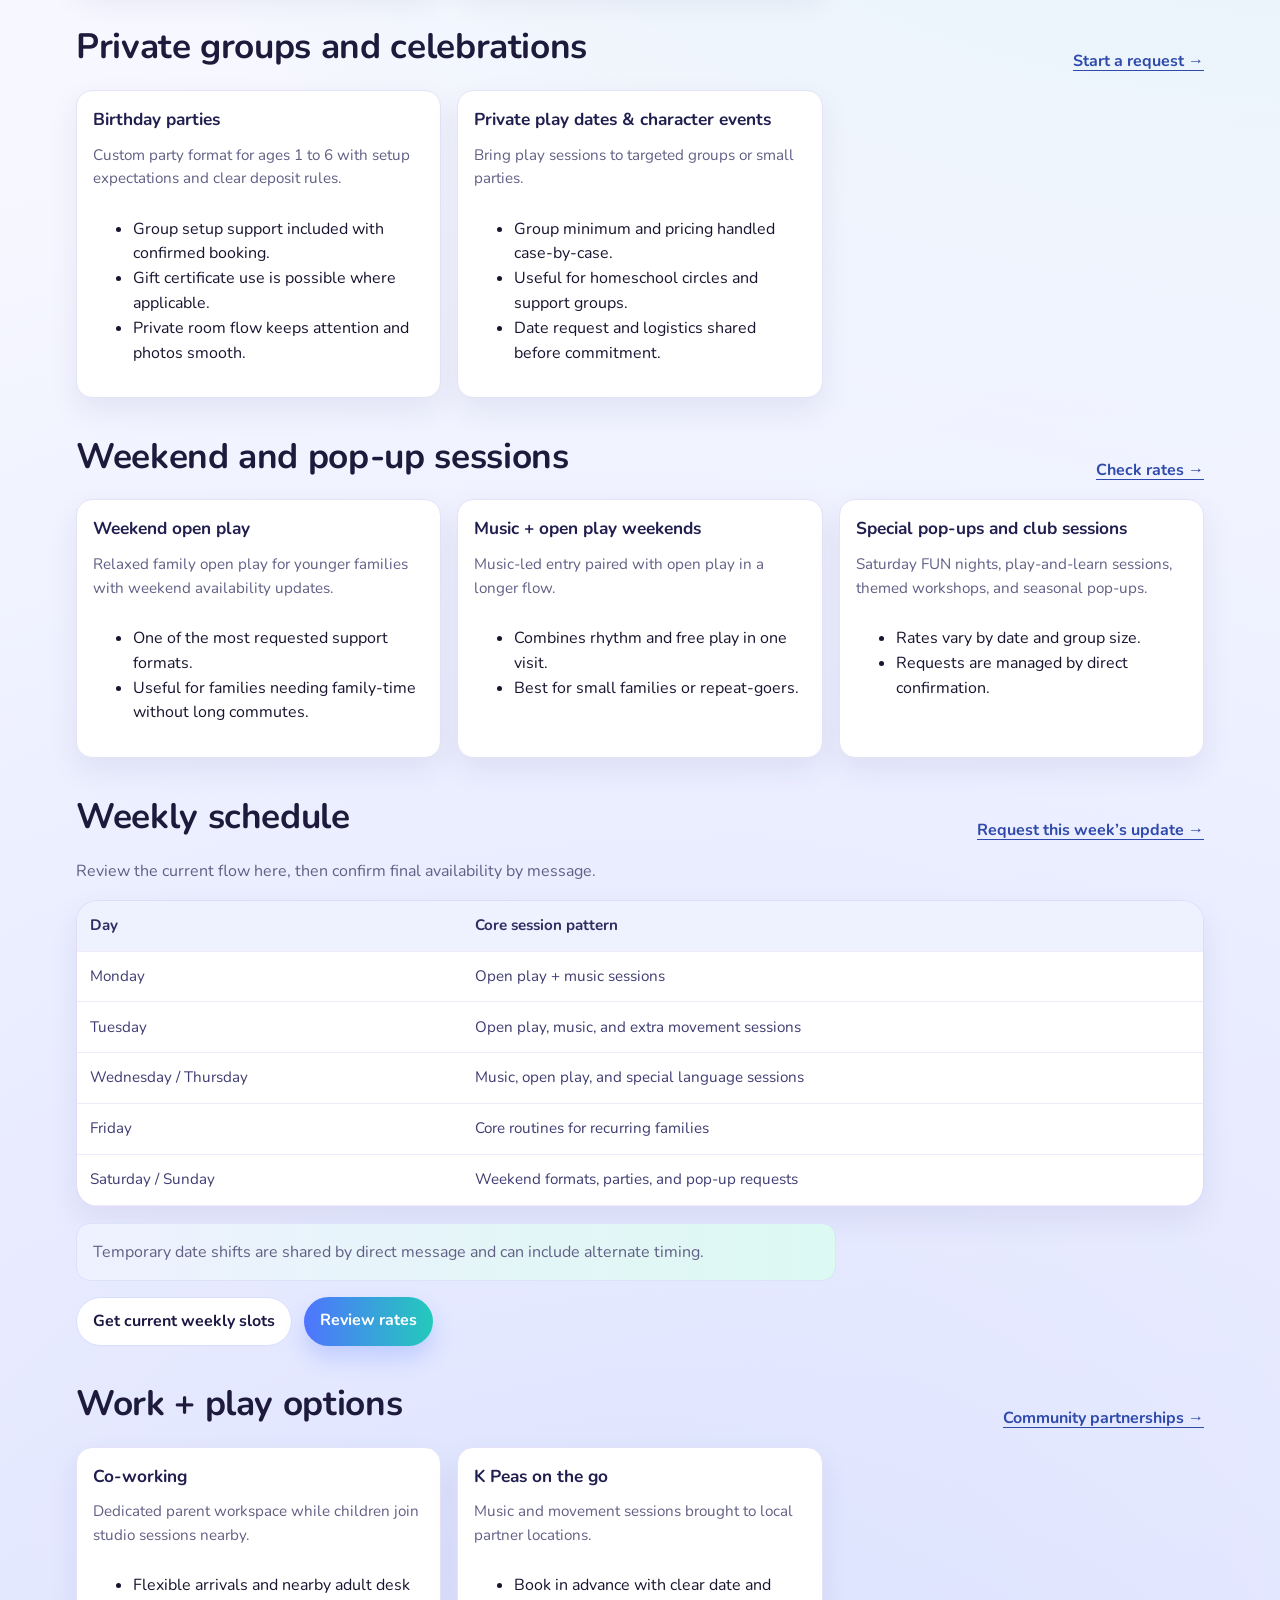
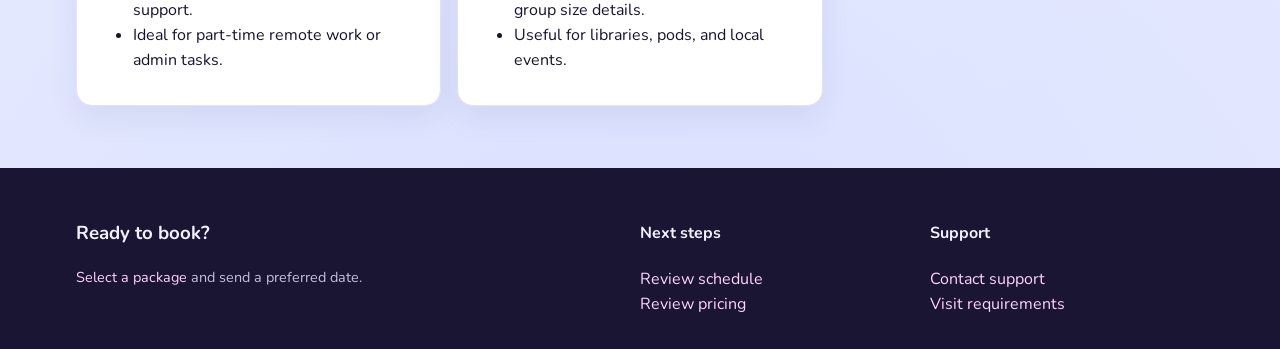
<file: programs.html>
<!DOCTYPE html>
<html lang="en">
<head>
  <meta charset="UTF-8" />
  <meta name="viewport" content="width=device-width, initial-scale=1.0" />
  <title>Programs at K Peas Place</title>
  <link rel="preconnect" href="https://fonts.googleapis.com" />
  <link rel="preconnect" href="https://fonts.gstatic.com" crossorigin />
  <link href="https://fonts.googleapis.com/css2?family=Nunito:wght@400;600;700;800&family=Poppins:wght@500;700;800&display=swap" rel="stylesheet" />
  <link rel="stylesheet" href="styles.css" />
</head>
<body>
  <header class="site-header">
    <div class="nav-shell">
      <a class="brand" href="index.html">K Peas Place</a>
      <button id="menu-toggle" class="nav-toggle" type="button" aria-expanded="false" aria-controls="main-nav">Menu</button>
      <nav id="main-nav" class="main-nav" aria-label="Main navigation">
        <ul>
          <li><a href="index.html">Home</a></li>
          <li><a href="about.html">About</a></li>
          <li><a href="programs.html" aria-current="page">Programs</a></li>
          <li><a href="pricing.html">Pricing</a></li>
          <li><a href="programs.html#schedule">Schedule</a></li>
          <li><a href="reviews.html">Reviews</a></li>
          <li><a href="community.html">Community</a></li>
          <li><a href="connect.html">Connect</a></li>
        </ul>
      </nav>
    </div>
  </header>

  <div class="page-head">
    <h1>Programs</h1>
    <p>Condensed options so families can choose quickly and return to what matters most.</p>
  </div>

  <main>
    <section class="section">
      <div class="price-strip">
        <strong>Program pricing is in one place.</strong>
        Use the <a href="pricing.html#pricing-rates">Pricing</a> page for all rates and package notes.
      </div>
    </section>

    <section class="section" id="play">
      <div class="section-title-row">
        <h2>Open Play</h2>
        <a href="connect.html">Book a date →</a>
      </div>
      <div class="program-grid">
        <article class="program-card">
          <h3>Core open play</h3>
          <p>Daily guided and independent play zones for social, gross motor, and sensory exploration.</p>
          <ul>
            <li>Small group sizes to keep interactions warm and safe.</li>
            <li>Smoother transitions for babies and preschoolers.</li>
            <li>Parents can alternate between active involvement and observation.</li>
          </ul>
        </article>
        <article class="program-card">
          <h3>Afternoon window</h3>
          <p>Optional later-day open play flow for families needing outside work or pickup support.</p>
          <ul>
            <li>Available on selected dates.</li>
            <li>Flexible for group requests and support pods.</li>
            <li>Contact for temporary timing updates.</li>
          </ul>
        </article>
      </div>
    </section>

    <section class="section" id="classes">
      <div class="section-title-row">
        <h2>Structured classes</h2>
        <a href="#schedule">Session timing →</a>
      </div>
      <div class="program-grid">
        <article class="program-card">
          <h3>Music class for babies</h3>
          <p>Rhythm, movement, and responsive singing focused on attachment and attention.</p>
          <ul>
            <li>Simple call-and-response play for early communication.</li>
            <li>Caregiver-led moments integrated into routines.</li>
            <li>Built to feel achievable for first-time attenders.</li>
          </ul>
        </article>
        <article class="program-card">
          <h3>Preschool prep sessions</h3>
          <p>Language and social play with more structure for confidence and peer interaction.</p>
          <ul>
            <li>Great for communication and peer confidence building.</li>
            <li>Fine-motor movement and group routines.</li>
            <li>Ideal for pre-schooler consistency.</li>
          </ul>
        </article>
      </div>
    </section>

    <section class="section" id="baby">
      <div class="section-title-row">
        <h2>Baby and preschool connections</h2>
        <a href="about.html#safety">Logistics details →</a>
      </div>
      <div class="program-grid">
        <article class="program-card">
          <h3>Baby connection slots</h3>
          <p>Gentle, smaller-group sessions for families wanting quieter, deeper engagement.</p>
          <ul>
            <li>Limited participants, more adult support.</li>
            <li>Flexible for mixed-age families and first visits.</li>
            <li>Clear prepay and booking expectations.</li>
          </ul>
        </article>
        <article class="program-card">
          <h3>Preschooler + art play</h3>
          <p>Tuesdays and selected pop-up dates include bubbles, art, and language-driven movement.</p>
          <ul>
            <li>Designed for mixed-age collaboration.</li>
            <li>Easy entry for families who want short, quality sessions.</li>
          </ul>
        </article>
      </div>
    </section>

    <section class="section" id="special">
      <div class="section-title-row">
        <h2>Private groups and celebrations</h2>
        <a href="connect.html">Start a request →</a>
      </div>
      <div class="program-grid">
        <article class="program-card">
          <h3>Birthday parties</h3>
          <p>Custom party format for ages 1 to 6 with setup expectations and clear deposit rules.</p>
          <ul>
            <li>Group setup support included with confirmed booking.</li>
            <li>Gift certificate use is possible where applicable.</li>
            <li>Private room flow keeps attention and photos smooth.</li>
          </ul>
        </article>
        <article class="program-card">
          <h3>Private play dates &amp; character events</h3>
          <p>Bring play sessions to targeted groups or small parties.</p>
          <ul>
            <li>Group minimum and pricing handled case-by-case.</li>
            <li>Useful for homeschool circles and support groups.</li>
            <li>Date request and logistics shared before commitment.</li>
          </ul>
        </article>
      </div>
    </section>

    <section class="section" id="weekend-popups">
      <div class="section-title-row">
        <h2>Weekend and pop-up sessions</h2>
        <a href="pricing.html">Check rates →</a>
      </div>
      <div class="program-grid">
        <article class="program-card">
          <h3>Weekend open play</h3>
          <p>Relaxed family open play for younger families with weekend availability updates.</p>
          <ul>
            <li>One of the most requested support formats.</li>
            <li>Useful for families needing family-time without long commutes.</li>
          </ul>
        </article>
        <article class="program-card">
          <h3>Music + open play weekends</h3>
          <p>Music-led entry paired with open play in a longer flow.</p>
          <ul>
            <li>Combines rhythm and free play in one visit.</li>
            <li>Best for small families or repeat-goers.</li>
          </ul>
        </article>
        <article class="program-card">
          <h3>Special pop-ups and club sessions</h3>
          <p>Saturday FUN nights, play-and-learn sessions, themed workshops, and seasonal pop-ups.</p>
          <ul>
            <li>Rates vary by date and group size.</li>
            <li>Requests are managed by direct confirmation.</li>
          </ul>
        </article>
      </div>
    </section>

    <section class="section" id="schedule">
      <div class="section-title-row">
        <h2>Weekly schedule</h2>
        <a href="connect.html">Request this week’s update →</a>
      </div>
      <p>Review the current flow here, then confirm final availability by message.</p>
      <div class="table-shell" role="region" aria-label="Weekly session schedule">
        <table>
          <thead>
            <tr>
              <th>Day</th>
              <th>Core session pattern</th>
            </tr>
          </thead>
          <tbody>
            <tr><td>Monday</td><td>Open play + music sessions</td></tr>
            <tr><td>Tuesday</td><td>Open play, music, and extra movement sessions</td></tr>
            <tr><td>Wednesday / Thursday</td><td>Music, open play, and special language sessions</td></tr>
            <tr><td>Friday</td><td>Core routines for recurring families</td></tr>
            <tr><td>Saturday / Sunday</td><td>Weekend formats, parties, and pop-up requests</td></tr>
          </tbody>
        </table>
      </div>
      <p class="schedule-note">
        Temporary date shifts are shared by direct message and can include alternate timing.
      </p>
      <div class="hero-actions section-cta-gap">
        <a class="button secondary" href="connect.html">Get current weekly slots</a>
        <a class="button primary" href="pricing.html">Review rates</a>
      </div>
    </section>

    <section class="section" id="community-work">
      <div class="section-title-row">
        <h2>Work + play options</h2>
        <a href="community.html">Community partnerships →</a>
      </div>
      <div class="program-grid">
        <article class="program-card">
          <h3>Co-working</h3>
          <p>Dedicated parent workspace while children join studio sessions nearby.</p>
          <ul>
            <li>Flexible arrivals and nearby adult desk support.</li>
            <li>Ideal for part-time remote work or admin tasks.</li>
          </ul>
        </article>
        <article class="program-card">
          <h3>K Peas on the go</h3>
          <p>Music and movement sessions brought to local partner locations.</p>
          <ul>
            <li>Book in advance with clear date and group size details.</li>
            <li>Useful for libraries, pods, and local events.</li>
          </ul>
        </article>
      </div>
    </section>
  </main>

  <footer class="site-footer">
    <div class="content">
      <div>
        <h3>Ready to book?</h3>
        <p class="footer-note"><a href="pricing.html#how-to-book">Select a package</a> and send a preferred date.</p>
      </div>
      <div>
        <h4>Next steps</h4>
        <a href="programs.html#schedule">Review schedule</a><br />
        <a href="pricing.html">Review pricing</a><br />
      </div>
      <div>
        <h4>Support</h4>
        <a href="connect.html">Contact support</a><br />
        <a href="about.html#safety">Visit requirements</a>
      </div>
    </div>
  </footer>

  <script src="script.js"></script>
</body>
</html>
</file>
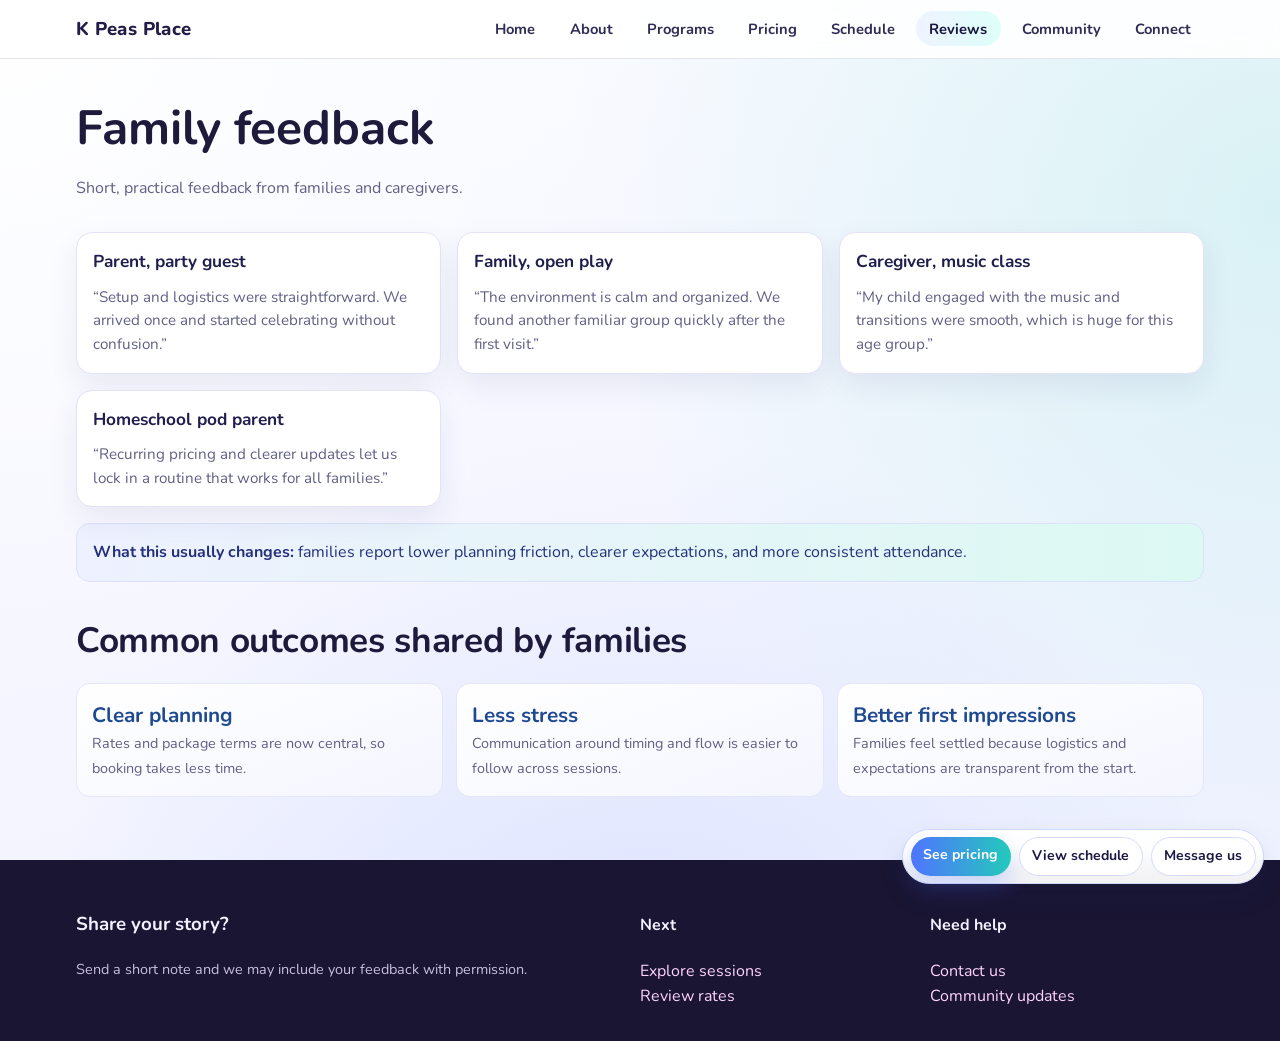
<file: reviews.html>
<!DOCTYPE html>
<html lang="en">
<head>
  <meta charset="UTF-8" />
  <meta name="viewport" content="width=device-width, initial-scale=1.0" />
  <title>Reviews | K Peas Place</title>
  <link rel="preconnect" href="https://fonts.googleapis.com" />
  <link rel="preconnect" href="https://fonts.gstatic.com" crossorigin />
  <link href="https://fonts.googleapis.com/css2?family=Nunito:wght@400;600;700;800&family=Poppins:wght@500;700;800&display=swap" rel="stylesheet" />
  <link rel="stylesheet" href="styles.css" />
</head>
<body>
  <header class="site-header">
    <div class="nav-shell">
      <a class="brand" href="index.html">K Peas Place</a>
      <button id="menu-toggle" class="nav-toggle" type="button" aria-expanded="false" aria-controls="main-nav">Menu</button>
      <nav id="main-nav" class="main-nav" aria-label="Main navigation">
        <ul>
          <li><a href="index.html">Home</a></li>
          <li><a href="about.html">About</a></li>
          <li><a href="programs.html">Programs</a></li>
          <li><a href="pricing.html">Pricing</a></li>
          <li><a href="programs.html#schedule">Schedule</a></li>
          <li><a href="reviews.html" aria-current="page">Reviews</a></li>
          <li><a href="community.html">Community</a></li>
          <li><a href="connect.html">Connect</a></li>
        </ul>
      </nav>
    </div>
  </header>

  <div class="page-head">
    <h1>Family feedback</h1>
    <p>Short, practical feedback from families and caregivers.</p>
  </div>

  <main>
    <section class="section">
      <div class="program-grid">
        <article class="testimonial">
          <h3>Parent, party guest</h3>
          <p>“Setup and logistics were straightforward. We arrived once and started celebrating without confusion.”</p>
        </article>
        <article class="testimonial">
          <h3>Family, open play</h3>
          <p>“The environment is calm and organized. We found another familiar group quickly after the first visit.”</p>
        </article>
        <article class="testimonial">
          <h3>Caregiver, music class</h3>
          <p>“My child engaged with the music and transitions were smooth, which is huge for this age group.”</p>
        </article>
        <article class="testimonial">
          <h3>Homeschool pod parent</h3>
          <p>“Recurring pricing and clearer updates let us lock in a routine that works for all families.”</p>
        </article>
      </div>
      <div class="proof-strip">
        <strong>What this usually changes:</strong> families report lower planning friction, clearer expectations, and more consistent attendance.
      </div>
    </section>

    <section class="section">
      <h2>Common outcomes shared by families</h2>
      <div class="stat-grid">
        <article class="stat-card">
          <strong>Clear planning</strong>
          <span>Rates and package terms are now central, so booking takes less time.</span>
        </article>
        <article class="stat-card">
          <strong>Less stress</strong>
          <span>Communication around timing and flow is easier to follow across sessions.</span>
        </article>
        <article class="stat-card">
          <strong>Better first impressions</strong>
          <span>Families feel settled because logistics and expectations are transparent from the start.</span>
        </article>
      </div>
    </section>
  </main>

  <footer class="site-footer">
    <div class="content">
      <div>
        <h3>Share your story?</h3>
        <p class="footer-note">Send a short note and we may include your feedback with permission.</p>
      </div>
      <div>
        <h4>Next</h4>
        <a href="programs.html">Explore sessions</a><br />
        <a href="pricing.html">Review rates</a>
      </div>
      <div>
        <h4>Need help</h4>
        <a href="connect.html">Contact us</a><br />
        <a href="community.html">Community updates</a>
      </div>
    </div>
  </footer>

  <script src="script.js"></script>
</body>
</html>
</file>
<file: styles.css>
:root {
  --bg: #f6f7ff;
  --card: #ffffff;
  --text: #16142f;
  --muted: #615f85;
  --ink: #1d1a3c;
  --blue: #4f74ff;
  --teal: #22cab6;
  --sun: #ff9868;
  --violet: #a56eff;
  --ink-soft: #5d5a8e;
  --max-width: 1160px;
  --radius: 22px;
  --shadow-soft: 0 12px 30px rgba(37, 40, 98, 0.08);
  --shadow-heavy: 0 20px 50px rgba(38, 35, 105, 0.18);
}

* {
  box-sizing: border-box;
}

html {
  scroll-behavior: smooth;
}

body {
  margin: 0;
  min-height: 100vh;
  font-family: "Nunito", "Poppins", "Segoe UI", Arial, sans-serif;
  color: var(--text);
  line-height: 1.55;
  background:
    radial-gradient(circle at 0% 0%, rgba(255, 255, 255, 0.94), transparent 40%),
    radial-gradient(circle at 100% 20%, rgba(34, 202, 182, 0.14), transparent 45%),
    radial-gradient(circle at 50% 100%, rgba(79, 116, 255, 0.13), transparent 50%),
    linear-gradient(170deg, #f9fbff 0%, #f6f7ff 44%, #eef0ff 100%);
}

a {
  color: inherit;
}

h1, h2, h3 {
  text-wrap: balance;
}

.site-header {
  position: sticky;
  top: 0;
  z-index: 90;
  backdrop-filter: blur(12px);
  background: color-mix(in oklab, white 88%, transparent);
  border-bottom: 1px solid rgba(92, 86, 145, 0.16);
  transition: box-shadow 0.2s ease;
}

.site-header.scrolled {
  box-shadow: 0 12px 24px rgba(29, 22, 83, 0.06);
}

.nav-shell {
  max-width: var(--max-width);
  margin: 0 auto;
  padding: 0.92rem 1rem;
  display: flex;
  align-items: center;
  justify-content: space-between;
  gap: 1rem;
}

.brand {
  text-decoration: none;
  font-weight: 800;
  letter-spacing: 0.02em;
  color: #221c46;
  font-size: 1.16rem;
  white-space: nowrap;
}

.main-nav ul {
  display: flex;
  margin: 0;
  padding: 0;
  list-style: none;
  gap: 0.5rem;
  flex-wrap: wrap;
}

.main-nav a {
  text-decoration: none;
  color: #2f2c55;
  padding: 0.48rem 0.82rem;
  border-radius: 999px;
  font-weight: 700;
  font-size: 0.92rem;
  transition: 0.2s ease;
}

.main-nav a:hover,
.main-nav a:focus-visible,
.main-nav a[aria-current="page"] {
  color: #18153f;
  background: linear-gradient(95deg, #eff3ff, #ddfff9);
}

.nav-toggle {
  display: none;
  border: 1px solid #cfd3fa;
  background: #fff;
  border-radius: 11px;
  padding: 0.4rem 0.72rem;
  font-weight: 700;
}

.hero {
  max-width: var(--max-width);
  margin: 0 auto;
  padding: 2.6rem 1rem 0;
  display: grid;
  gap: 1.3rem;
  grid-template-columns: 1.03fr 1fr;
  align-items: stretch;
}

.hero-copy {
  border: 1px solid #e1def4;
  background: linear-gradient(160deg, #ffffffcc, #f8faff);
  border-radius: var(--radius);
  box-shadow: var(--shadow-soft);
  padding: 1.6rem;
  position: relative;
  overflow: hidden;
}

.hero-copy::after {
  content: "";
  position: absolute;
  width: 220px;
  height: 220px;
  border-radius: 50%;
  right: -120px;
  top: -80px;
  background: radial-gradient(circle, rgba(165, 110, 255, 0.13), rgba(165, 110, 255, 0));
  pointer-events: none;
}

.eyebrow {
  display: inline-flex;
  align-items: center;
  gap: 0.4rem;
  font-size: 0.76rem;
  text-transform: uppercase;
  letter-spacing: 0.09em;
  margin: 0;
  margin-bottom: 0.85rem;
  padding: 0.24rem 0.65rem;
  border-radius: 999px;
  color: #0f7d75;
  border: 1px solid #a9f4e8;
  background: #def9f4;
}

.hero-copy h1 {
  margin: 0;
  font-size: clamp(2rem, 6vw, 3.5rem);
  line-height: 1.03;
  color: var(--ink);
}

.hero-copy p {
  margin: 1rem 0 1.4rem;
  color: var(--muted);
  max-width: 62ch;
  font-size: 1.05rem;
}

.hero-actions {
  display: flex;
  flex-wrap: wrap;
  gap: 0.75rem;
}

.button {
  text-decoration: none;
  display: inline-block;
  font-weight: 700;
  border-radius: 999px;
  padding: 0.67rem 1rem;
  transition: transform 0.2s ease, box-shadow 0.2s ease;
}

.button:hover,
.button:focus-visible {
  transform: translateY(-1px);
}

.button.primary {
  color: #fff;
  background: linear-gradient(90deg, #4f74ff, #23cabb);
  box-shadow: 0 12px 22px rgba(79, 116, 255, 0.24);
}

.button.secondary {
  color: #1c1844;
  background: #fff;
  border: 1px solid #d7ddff;
}

.hero-highlight {
  margin-top: 1rem;
  display: grid;
  gap: 0.55rem;
}

.hero-highlight-item {
  border: 1px solid #e3e0f7;
  border-radius: 12px;
  padding: 0.52rem 0.75rem;
  font-size: 0.93rem;
  color: #332d67;
  background: #ffffff;
}

.hero-media-wrap {
  border-radius: var(--radius);
  display: grid;
  gap: 0.8rem;
}

.hero-visual {
  --hero-surface: url("assets/images/hero-main-v2.png");
  min-height: 328px;
  border-radius: var(--radius);
  border: 1px solid #cdd1ff;
  background:
    linear-gradient(140deg, rgba(255, 255, 255, 0.78), rgba(255, 255, 255, 0.24)),
    var(--hero-surface) center / cover no-repeat;
  box-shadow: var(--shadow-heavy);
  position: relative;
  overflow: hidden;
}

.hero-visual--open-play { --hero-surface: url("assets/images/open-play-tile.png"); }
.hero-visual--music-class { --hero-surface: url("assets/images/music-class-tile.png"); }
.hero-visual--birthday { --hero-surface: url("assets/images/birthday-party-tile.png"); }
.hero-visual--coworking { --hero-surface: url("assets/images/coworking-tile.png"); }

.hero-visual::before {
  content: "";
  position: absolute;
  width: 280px;
  height: 280px;
  border-radius: 50%;
  left: -120px;
  bottom: -130px;
  background: radial-gradient(circle, rgba(255, 255, 255, 0.8), rgba(255, 255, 255, 0));
}

.hero-mini-card {
  border-radius: 14px;
  border: 1px solid #d9defc;
  background: linear-gradient(150deg, #ffffff, #f3f6ff);
  box-shadow: var(--shadow-soft);
  padding: 0.85rem 1rem;
}

.hero-mini-card h3 {
  margin: 0;
  color: #21205b;
  font-size: 0.98rem;
}

.hero-mini-card p {
  margin: 0.45rem 0 0;
  color: var(--muted);
  font-size: 0.9rem;
}

.section {
  max-width: var(--max-width);
  margin: 0 auto;
  padding: 0 1rem 1.9rem;
}

.section h2 {
  margin: 0;
  font-size: clamp(1.6rem, 3vw, 2.2rem);
  color: var(--ink);
  letter-spacing: -0.01em;
}

.section > p,
.section p {
  color: var(--muted);
  max-width: 76ch;
}

.section-title-row,
.section-head {
  display: flex;
  justify-content: space-between;
  align-items: flex-end;
  gap: 0.8rem;
  flex-wrap: wrap;
  margin: 0 0 1rem;
}

.section-title-row a,
.section-head a {
  color: #2f4aab;
  font-weight: 700;
  text-underline-offset: 4px;
}

.page-head {
  max-width: var(--max-width);
  margin: 0 auto;
  padding: 2rem 1rem 1rem;
}

.page-head h1 {
  margin: 0;
  color: var(--ink);
  font-size: clamp(2rem, 4.7vw, 3rem);
}

.page-head p {
  margin: 0.66rem 0 0;
  color: var(--muted);
}

.page-grid,
.quick-grid,
.card-grid,
.grid-2,
.program-grid,
.proof-grid {
  display: grid;
  gap: 1rem;
  grid-template-columns: repeat(3, minmax(210px, 1fr));
}

.program-grid,
.proof-grid {
  margin-top: 0.95rem;
}

.card,
.program-card,
.faq-card,
.testimonial,
.form-box,
.contact-mini {
  border-radius: 16px;
  border: 1px solid #e4e2f6;
  background: var(--card);
  box-shadow: var(--shadow-soft);
  padding: 1rem;
}

.card,
.program-card,
.faq-card,
.testimonial {
  display: flex;
  flex-direction: column;
  gap: 0.62rem;
}

.card h3,
.program-card h3,
.faq-card h3,
.testimonial h3 {
  margin: 0;
  color: #201e4f;
  font-size: 1.08rem;
}

.card p,
.program-card p,
.faq-card p,
.testimonial p {
  margin: 0;
  color: var(--muted);
  font-size: 0.95rem;
}

.card strong,
.program-card strong {
  color: #22235a;
}

.media-card {
  display: flex;
  flex-direction: column;
  gap: 0.8rem;
}

.media-card-media {
  border-radius: 12px;
  border: 1px solid #e3e1f7;
  background:
    linear-gradient(130deg, rgba(255, 255, 255, 0.84), rgba(255, 255, 255, 0.28)),
    var(--media-image) center / cover no-repeat;
  min-height: 168px;
  box-shadow: 0 10px 24px rgba(57, 53, 107, 0.13);
}

.media-card ul,
.benefit-list {
  margin: 0.45rem 0 0;
  color: var(--muted);
  padding-left: 1rem;
}

.media-card li,
.benefit-list li {
  margin: 0.35rem 0;
}

.stat-grid {
  margin-top: 1rem;
  display: grid;
  gap: 0.8rem;
  grid-template-columns: repeat(3, minmax(180px, 1fr));
}

.stat-card {
  background: linear-gradient(160deg, #ffffff, #f4f6ff);
  border: 1px solid #e4e6f9;
  border-radius: 14px;
  padding: 0.95rem;
}

.stat-card strong {
  display: block;
  color: #1f4a91;
  font-size: 1.3rem;
}

.stat-card span {
  color: var(--muted);
  font-size: 0.9rem;
}

.price-strip,
.proof-strip,
.schedule-note {
  margin-top: 1rem;
  border-radius: 14px;
  border: 1px solid #dce1fc;
  background: linear-gradient(90deg, #eef1ff, #dcf9f2);
  color: #24307c;
  padding: 1rem;
}

.price-strip {
  display: grid;
  gap: 0.4rem;
}

.price-grid {
  margin-top: 0.95rem;
  display: grid;
  gap: 1rem;
  grid-template-columns: repeat(3, minmax(200px, 1fr));
}

.price-card {
  border-radius: 16px;
  border: 1px solid #e2e6ff;
  background: #fff;
  padding: 1rem;
  box-shadow: var(--shadow-soft);
}

.price-card h3 {
  margin: 0 0 0.32rem;
  font-size: 1.02rem;
  color: #202051;
}

.price-card .price {
  margin: 0;
  color: #2b3f95;
  font-weight: 800;
  font-size: 1.52rem;
  line-height: 1.15;
}

.price-card p {
  margin-top: 0.45rem;
}

.table-shell {
  overflow: auto;
  border-radius: var(--radius);
  border: 1px solid #e0dbf8;
  background: #fff;
  box-shadow: var(--shadow-soft);
}

table {
  width: 100%;
  border-collapse: collapse;
  font-size: 0.95rem;
}

th,
td {
  padding: 0.82rem;
  text-align: left;
  border-bottom: 1px solid #efeafb;
}

th {
  background: #eef2ff;
  color: #2e2c61;
}

td {
  color: #3e3c72;
}

.summary {
  border-left: 4px solid var(--blue);
  background: #ecf1ff;
  border-radius: 8px;
  padding: 0.72rem 0.95rem;
  color: #2b2c65;
}

.form-box,
.contact-mini,
.hero-cta,
.hero-mini-card {
  background: linear-gradient(170deg, #ffffff, #f6f8ff);
}

.site-footer {
  margin-top: 2rem;
  background: #191533;
  color: #f4f0ff;
}

.site-footer .content {
  max-width: var(--max-width);
  margin: 0 auto;
  padding: 2rem 1rem;
  display: grid;
  gap: 1rem;
  grid-template-columns: 2fr 1fr 1fr;
}

.site-footer a {
  color: #ffd4fb;
  text-decoration: none;
}

.site-footer a:hover {
  text-decoration: underline;
}

.footer-note {
  color: #c8bfde;
  font-size: 0.9rem;
}

.floating-quick-actions {
  position: fixed;
  right: 1rem;
  bottom: 1rem;
  z-index: 85;
  display: flex;
  gap: 0.5rem;
  padding: 0.46rem;
  border: 1px solid #d0d8ff;
  border-radius: 999px;
  background: rgba(255, 255, 255, 0.95);
  backdrop-filter: blur(10px);
  box-shadow: var(--shadow-soft);
}

.floating-quick-actions .button {
  margin: 0;
  padding: 0.46rem 0.78rem;
  font-size: 0.88rem;
}

.floating-quick-actions .button.secondary {
  border-color: #d5dbff;
}

.hero-actions.section-cta-gap {
  margin-top: 0.6rem;
}

@media (max-width: 1080px) {
  .page-grid,
  .quick-grid,
  .card-grid,
  .grid-2,
  .program-grid,
  .proof-grid,
  .stat-grid,
  .price-grid {
    grid-template-columns: repeat(auto-fit, minmax(230px, 1fr));
  }
}

@media (max-width: 940px) {
  .hero {
    grid-template-columns: 1fr;
  }

  .hero-visual {
    order: -1;
    min-height: 280px;
  }

  .main-nav {
    display: none;
    position: absolute;
    right: 1rem;
    top: 68px;
    background: #fff;
    border: 1px solid #d6dcff;
    border-radius: 14px;
    padding: 0.7rem;
    box-shadow: var(--shadow-soft);
  }

  .main-nav ul {
    flex-direction: column;
    min-width: 190px;
    gap: 0.25rem;
  }

  .nav-toggle {
    display: inline-block;
  }

  .nav-open .main-nav {
    display: block;
  }

  .site-footer .content {
    grid-template-columns: 1fr;
  }
}

@media (max-width: 560px) {
  .nav-shell,
  .page-head,
  .hero {
    padding-left: 0.85rem;
    padding-right: 0.85rem;
  }

  .hero-copy,
  .hero-mini-card,
  .page-head {
    padding: 1rem;
  }

  .hero-copy h1 {
    font-size: clamp(1.85rem, 9vw, 2.7rem);
  }

  .hero-actions,
  .floating-quick-actions {
    width: 100%;
    flex-direction: column;
  }

  .page-grid,
  .quick-grid,
  .card-grid,
  .grid-2,
  .program-grid,
  .proof-grid,
  .stat-grid,
  .price-grid {
    grid-template-columns: 1fr;
  }
}

.nav-open {
  box-shadow: var(--shadow-soft);
}
</file>
